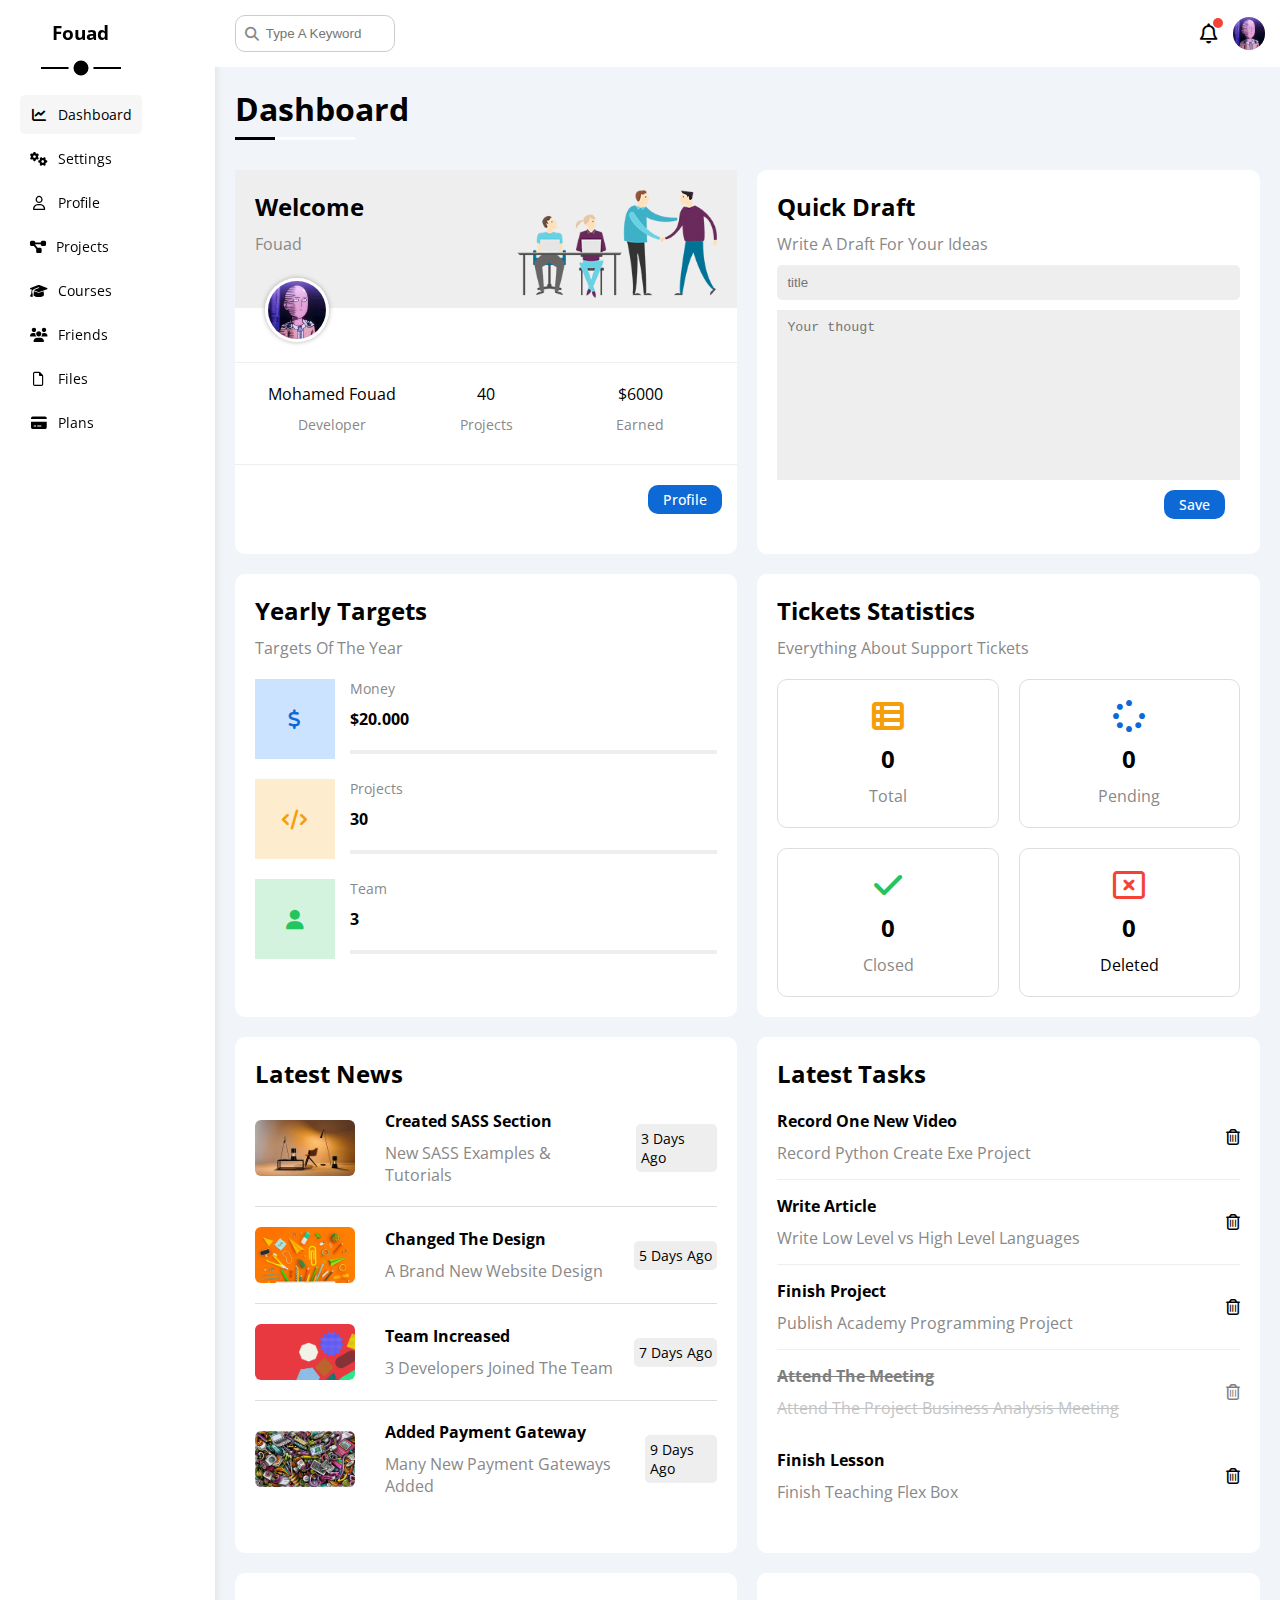
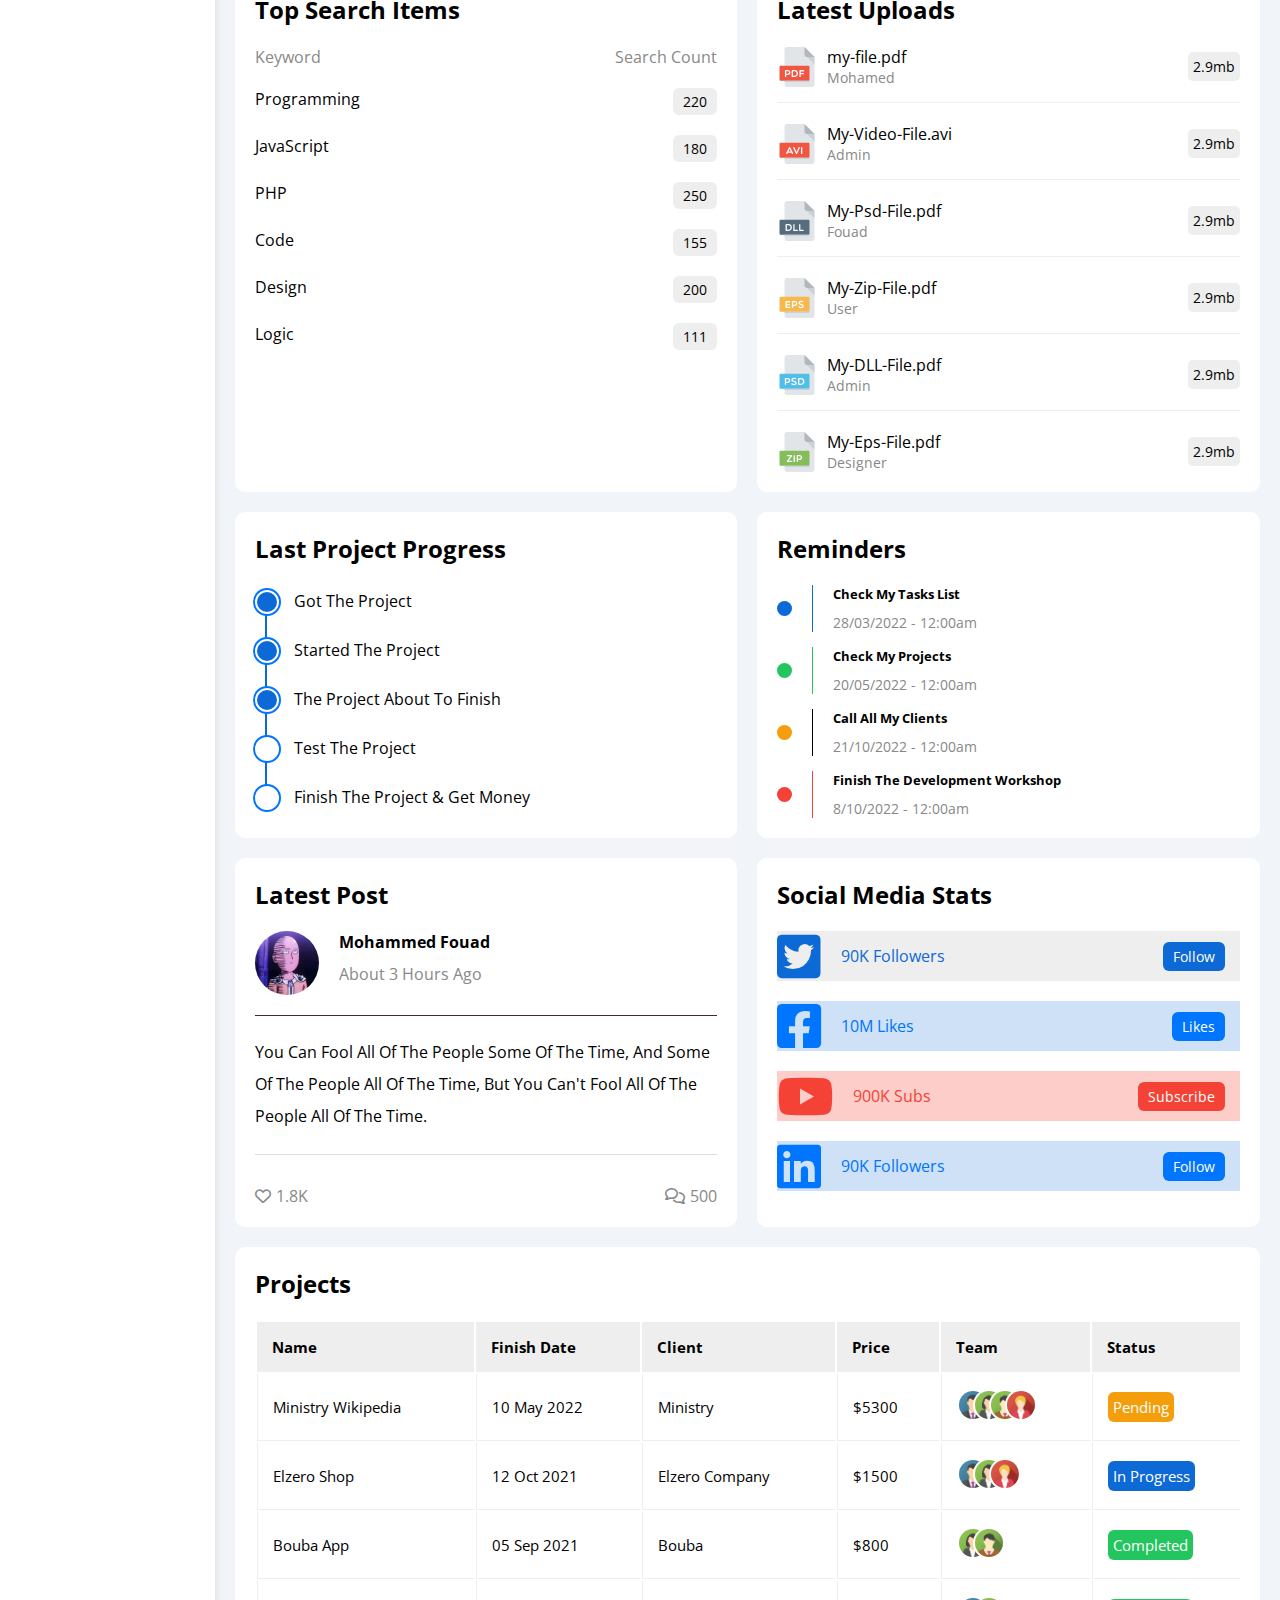
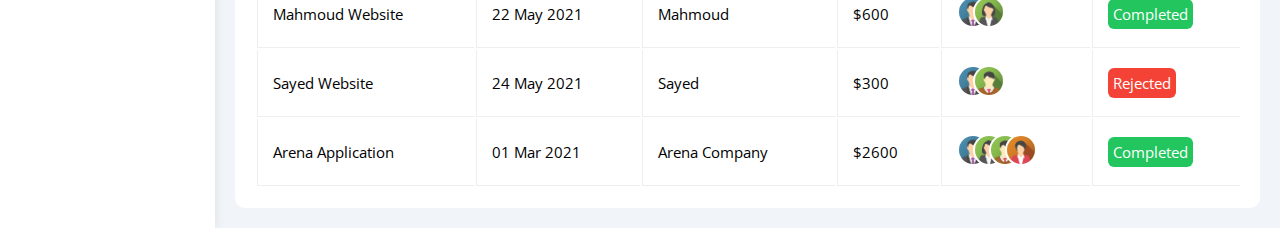
<file: index.html>
<html lang="en">
<head>
    <meta charset="UTF-8">
    <meta http-equiv="X-UA-Compatible" content="IE=edge">
    <meta name="viewport" content="width=device-width, initial-scale=1.0">
    <link rel="stylesheet" href="css/all.min.css">
    <link rel="stylesheet" href="css/framwork.css">
    <link rel="stylesheet" href="css/main.css">
    <link rel="preconnect" href="https://fonts.googleapis.com">
<link rel="preconnect" href="https://fonts.gstatic.com" crossorigin>
<link href="https://fonts.googleapis.com/css2?family=Open+Sans:wght@300;500&display=swap" rel="stylesheet">

    <title>Dashboard</title>
</head>
<body>
    <div class="page d-f">
        <div class="sidebar bg-white p-20">
            <div class="fixed">
                <h3 class="pr tc mt-0">Fouad</h3>
                <ul>
                    <li>
                        <a class="active d-f ai-c fs-14 pr p-10 br-5 c-black" href="index.html">
                            <i class="fa-solid fa-chart-line fa-fw"></i>
                            <span>Dashboard</span>
                        </a>
                       
                    </li>
                    <li>
                        <a class="d-f ai-c fs-14 pr p-10 br-5 c-black" href="settings.html">
                            <i class="fa-solid fa-gears fa-fw"></i>
                            <span>Settings</span>
                        </a>
                        
                    </li>
                    <li>
                        <a  class="d-f ai-c fs-14 pr p-10 br-5 c-black" href="Profile.html">
    
                            <i class="fa-regular fa-user fa-fw"></i>
                            <span>Profile</span>
                        </a>
                        
                    </li>
                    <li>
                        <a  class="d-f ai-c fs-14 pr p-10 br-5 c-black" href="Projects.html">
                            <i class="fa-solid fa-diagram-project"></i>
                            <span>Projects</span>
                        </a>
                        
                    </li>
                    <li>
                        <a class="d-f ai-c fs-14 pr p-10 br-5 c-black"  href="Courses.html">
                            <i class="fa-solid fa-graduation-cap fa-fw"></i>
                            <span>Courses</span>
                        </a>
                        
                    </li>
                    <li>
                        <a class="d-f ai-c fs-14 pr p-10 br-5 c-black" href="Friends.html">
                            <i class="fa-solid fa-users fa-fw"></i>
                            <span>Friends</span>
                        </a>
                        
                    </li>
                    <li>
                        <a class="d-f ai-c fs-14 pr p-10 br-5 c-black" href="Files.html">
                            <i class="fa-regular fa-file fa-fw"></i>
                            <span>Files</span>
                        </a>
                        
                    </li>
                    <li>
                        <a  class="d-f ai-c fs-14 pr p-10 br-5 c-black" href="plans.html">
                            <i class="fa-solid fa-credit-card fa-fw"></i>
                            <span>Plans</span>
                        </a>
                        
                    </li>
                </ul>
            </div>
            </div>
         
        <div class="content w-full">
            <div class="head d-f jc-sb bg-white p-15 ai-c ">
                <div class="search pr">
                <input class="p-10" type="search" placeholder="Type A Keyword">

                </div>
                <div class="icones d-f ai-c">
                    <span class="notification pr">
                        <i class="fa-regular fa-bell fa-lg"></i>
                    </span>
                    <img src="imges/WhatsApp.jpeg" class="br-50" alt="">
                </div>
            </div>
            <h1 class="pr">Dashboard</h1>
            <div class="wrapper m-20 d-grid gap-20">


                <div class="welcome bg-white tc-sm  br-10">
                    <div class="intro p-20 d-f jc-sb">
                        <div class="title">
                            <h2>Welcome</h2>
                            <span class="mt-10 d-b c-grey">Fouad</span>
                        </div>
                        <img class="d-none-sm" src="imges/welcome.png" alt="">
                    </div>
                    <img class="avatar br-50" src="imges/WhatsApp.jpeg" alt="">
                    <div class="jops d-f jc-sb tc p-20  mt-20 mb-20 d-b-sm">
                        <div class="mb-10">Mohamed Fouad
                            <span class="d-b fs-14 c-grey mt-10 "> Developer</span>
                        </div>
                        <div class="mb-10"> 40
                            <span class="d-b fs-14 c-grey mt-10"> Projects</span>
                        </div>
                        <div>$6000
                            <span class="d-b fs-14 c-grey mt-10"> Earned</span>
                        </div>
                    </div>

                   <a href="Profile.html" class="btn d-b fs-14 c-white bg-blue">Profile</a>
                   
                </div>

                <div class="quick bg-white  p-20 br-10">
                    <div class="intro mb-10 d-f jc-sb">
                        <div class="title">
                            <h2>Quick Draft</h2>
                            <span class="mt-10 d-b c-grey">Write A Draft For Your Ideas</span>
                        </div>
                </div>
                <div class="input">
                    <input type="text" placeholder="title" class="p-10 w-full br-5">
                    <textarea class="d-b w-full bg-eee p-10 mb-10" placeholder="Your thougt" name="" id="" cols="30" rows="10"></textarea>
                </div>
            <a href="" class="btn d-b fs-14 c-white bg-blue">Save</a>
            </div>
            <div class="targets bg-white  p-20 br-10 ">
                <div class="title">
                    <h2>Yearly Targets</h2>
                    <span class="mt-10 d-b c-grey mb-20">Targets Of The Year</span>
                </div>
                <div class="target d-f mb-20">
                    <div class="icons c-flex blue">
                        <i class="fa-solid fa-dollar-sign fa-lg c-blue"></i>
                    </div>

                    <div class="details blues">
                        <span class="fs-14 c-grey d-b mb-10">Money</span>
                        <h4>$20.000</h4>
                        <div class="progress  pr w-full">
                            <span class="span bg-blue  d-b" style="width: 0" data-width="80%">
                              <span class="bg-blue br-5 fs-14">80%</span>

                            </span>
                          </div>
                    </div>


                </div>
                <div class="target d-f mb-20">
                    <div class="icons c-flex orange">
                        <i class="fa-solid fa-code fa-lg c-orange"></i>
                    </div>

                    <div class="details oranges">
                        <span class="fs-14 c-grey d-b mb-10">Projects</span>
                        <h4>30</h4>
                        <div class="progress  pr w-full">
                            <span class="span bg-orange  d-b" style="width: 0" data-width="75%">
                              <span class="bg-orange br-5 fs-14">75%</span>

                            </span>
                          </div>
                    </div>


                </div>
                <div class="target d-f mb-20">
                    <div class="icons c-flex green">
                        <i class="fa-solid fa-user fa-lg c-green"></i>
                    </div>

                    <div class="details greens">
                        <span class="fs-14 c-grey d-b mb-10">Team</span>
                        <h4>3</h4>
                        <div class="progress  pr w-full">
                            <span class="span bg-green  d-b" style="width: 0" data-width="55%">
                              <span class="bg-green br-5 fs-14">55%</span>

                            </span>
                          </div>
                    </div>


                </div>
            </div>

            <div class="tickets bg-white  p-20 br-10">
                <div class="title">
                    <h2>Tickets Statistics</h2>
                    <span class="mt-10 d-b c-grey mb-20">Everything About Support Tickets</span>
                </div>
                <div class="boxs d-f gap-20 f-wrap ">
                    <div class="box tc p-20 br-10 ">
                        <i class="fa-solid fa-table-list c-orange mb-10 fa-2x"></i>
                        <h2 data-pros="2500">0</h2>
                        <span class="mt-10 d-b c-grey">Total</span>
                    </div>
                    <div class="box tc p-20 br-10 ">
                        <i class="fa-solid fa-spinner mb-10 c-blue fa-2x"></i>
                        <h2 data-pros="500">0</h2>
                        <span class="mt-10 d-b c-grey">Pending</span>
                    </div>
                    <div class="box tc p-20 br-10 ">
                        <i class="fa-solid fa-check mb-10 c-green fa-2x"></i>
                        <h2 data-pros="1900">0</h2>
                        <span class="mt-10 d-b c-grey">Closed</span>
                    </div>
                    <div class="box tc p-20 br-10 ">
                        <i class="fa-regular fa-rectangle-xmark mb-10 c-red fa-2x"></i>
                        <h2 data-pros="100">0</h2>
                        <span class="mt-10 d-b c-gre">Deleted</span>
                    </div>
                </div>
               
            </div>
            <div class="latestNews bg-white  p-20 br-10">
                <h2>Latest News</h2>
                <div class="new d-f mt-20 fd-col-sm tc-sm gap-20">
                    <img src="imges/news-01.png" alt="">
                    <div class="title">
                        <h4>Created SASS Section</h4>
                        <span class="mt-10 d-b c-grey">New SASS Examples & Tutorials</span>
                    </div>
                    <div class="bg-eee fs-14 p-5 br-5">3 Days Ago</div>
                </div>
                <div class="new d-f mt-20 fd-col-sm tc-sm gap-20">
                    <img src="imges/news-02.png" alt="">
                    <div class="title">
                        <h4>Changed The Design</h4>
                        <span class="mt-10 d-b c-grey">A Brand New Website Design</span>
                    </div>
                    <div class="bg-eee fs-14 p-5 br-5">5 Days Ago</div>
                </div>
                <div class="new d-f mt-20 fd-col-sm tc-sm gap-20">
                    <img src="imges/news-03.png" alt="">
                    <div class="title">
                        <h4>Team Increased</h4>
                        <span class="mt-10 d-b c-grey">3 Developers Joined The Team</span>
                    </div>
                    <div class="bg-eee fs-14 p-5 br-5">7 Days Ago</div>
                </div>
                <div class="new d-f mt-20 fd-col-sm tc-sm gap-20">
                    <img src="imges/news-04.png" alt="">
                    <div class="title">
                        <h4>Added Payment Gateway</h4>
                        <span class="mt-10 d-b c-grey">Many New Payment Gateways Added</span>
                    </div>
                    <div class="bg-eee fs-14 p-5 br-5">9 Days Ago</div>
                </div>


            </div>
            <div class="latestTasks bg-white  p-20 br-10">
                <h2 class="mb-20">Latest Tasks</h2>
                <div class="box d-f ai-c jc-sb ">
                    <div class="title">
                        <h4>Record One New Video</h4>
                        <span class="mt-10 d-b c-grey ">Record Python Create Exe Project</span>
                    </div>
                    <i class="fa-regular fa-trash-can"></i>
                </div>
                <div class="box d-f ai-c jc-sb">
                    <div class="title">
                        <h4>Write Article</h4>
                        <span class="mt-10 d-b c-grey ">Write Low Level vs High Level Languages</span>
                    </div>
                    <i class="fa-regular fa-trash-can"></i>
                </div>
                <div class="box d-f ai-c jc-sb">
                    <div class="title">
                        <h4>Finish Project</h4>
                        <span class="mt-10 d-b c-grey ">Publish Academy Programming Project</span>
                    </div>
                    <i class="fa-regular fa-trash-can"></i>
                </div>
                <div class="box d-f ai-c jc-sb del">
                    <div class="title">
                      <del><h4>Attend The Meeting</h4></del>  
                        <del class="mt-10 d-b c-grey ">Attend The Project Business Analysis Meeting</del>
                    </div>
                    <i class="fa-regular fa-trash-can"></i>
                </div>
                <div class="box d-f ai-c jc-sb">
                    <div class="title">
                      <h4>Finish Lesson</h4>
                        <span class="mt-10 d-b c-grey ">Finish Teaching Flex Box</span>
                    </div>
                    <i class="fa-regular fa-trash-can"></i>
                </div>
            </div>

            <div class="topSearch bg-white  p-20 br-10 ">
                <h2 class="mb-20">Top Search Items</h2>
                <div class="itme d-f jc-sb c-grey">
                    <div>Keyword</div>
                    <div>Search Count</div>
                </div>
                <div class="itme d-f jc-sb mt-20 mb-20">
                    <span>Programming</span>
                    <span>220</span>
                </div>
                <div class="itme d-f jc-sb mt-20 mb-20">
                    <span>JavaScript</span>
                    <span>180</span>
                </div>
                <div class="itme d-f jc-sb mt-20 mb-20">
                    <span>PHP</span>
                    <span>250</span>
                </div>
                <div class="itme d-f jc-sb mt-20 mb-20">
                    <span>Code</span>
                    <span>155</span>
                </div>
                <div class="itme d-f jc-sb mt-20 mb-20">
                    <span>Design</span>
                    <span>200</span>
                </div>
                <div class="itme d-f jc-sb mt-20 mb-20">
                    <span>Logic</span>
                    <span>111</span>
                </div>

            </div>

            <div class="latestUploads bg-white  p-20 br-10">
                <h2 class="mb-20">Latest Uploads</h2>
                <div class="file d-f mt-20 ai-c">
                    <img src="imges/pdf.svg" alt="">
                    <div class="title">
                        <p>my-file.pdf</p>
                        <span class=" d-b c-grey fs-14">Mohamed</span>
                    </div>
                    <div class="bg-eee fs-14 p-5 br-5">2.9mb</div>
                </div>
                <div class="file d-f mt-20 ai-c">
                    <img src="imges/avi.svg" alt="">
                    <div class="title">
                        <p>My-Video-File.avi</p>
                        <span class=" d-b c-grey fs-14">Admin</span>
                    </div>
                    <div class="bg-eee fs-14 p-5 br-5">2.9mb</div>
                </div>
                <div class="file d-f mt-20 ai-c">
                    <img src="imges/dll.svg" alt="">
                    <div class="title">
                        <p>My-Psd-File.pdf</p>
                        <span class=" d-b c-grey fs-14">Fouad</span>
                    </div>
                    <div class="bg-eee fs-14 p-5 br-5">2.9mb</div>
                </div>
                <div class="file d-f mt-20 ai-c">
                    <img src="imges//eps.svg" alt="">
                    <div class="title">
                        <p>My-Zip-File.pdf</p>
                        <span class=" d-b c-grey fs-14">User</span>
                    </div>
                    <div class="bg-eee fs-14 p-5 br-5">2.9mb</div>
                </div>
                <div class="file d-f mt-20 ai-c">
                    <img src="imges/psd.svg" alt="">
                    <div class="title">
                        <p>My-DLL-File.pdf</p>
                        <span class=" d-b c-grey fs-14">Admin</span>
                    </div>
                    <div class="bg-eee fs-14 p-5 br-5">2.9mb</div>
                </div>
                <div class="file d-f mt-20 ai-c">
                    <img src="imges/zip.svg" alt="">
                    <div class="title">
                        <p>My-Eps-File.pdf</p>
                        <span class=" d-b c-grey fs-14">Designer</span>
                    </div>
                    <div class="bg-eee fs-14 p-5 br-5">2.9mb</div>
                </div>
                
            </div>
            <div class="last-project bg-white p-20 br-10">
                <h2>Last Project Progress</h2>
                <ul class="m-0 pr">
                    <li class="done">Got The Project</li>
                    <li class="done">Started The Project</li>
                    <li class="done">The Project About To Finish</li>
                    <li class="current">Test The Project</li>
                    <li>Finish The Project & Get Money</li>
                </ul>
            </div>
            <div class="Reminders bg-white p-20 br-10">
                <h2>Reminders</h2>
                <ul class="mt-20">
                    <li class="d-f ai-c gap-20 mt-15">
                        <span class="key br-50 d-b bg-blue"></span>

                        <div class="tit blue">
                            <h5>Check My Tasks List</h5>
                            <span class="mt-10 d-b fs-14 c-grey">28/03/2022 - 12:00am</span>

                        </div>                        
                    </li>
                    <li class="d-f ai-c gap-20 mt-15">
                        <span class="key br-50 d-b bg-green"></span>

                        <div class="tit green">
                            <h5>Check My Projects</h5>
                            <span class="mt-10 d-b fs-14 c-grey">20/05/2022 - 12:00am</span>

                        </div>                        
                    </li>
                    <li class="d-f ai-c gap-20 mt-15">
                        <span class="key br-50 d-b bg-orange"></span>

                        <div class="tit orange">
                            <h5>Call All My Clients</h5>
                            <span class="mt-10 d-b fs-14 c-grey">21/10/2022 - 12:00am</span>

                        </div>                        
                    </li>
                    <li class="d-f ai-c gap-20 mt-15">
                        <span class="key br-50 d-b bg-red"></span>

                        <div class="tit red">
                            <h5>Finish The Development Workshop</h5>
                            <span class="mt-10 d-b fs-14 c-grey">8/10/2022 - 12:00am</span>

                        </div>                        
                    </li>
                </ul>

            </div>
            <div class="lastPost bg-white p-20 br-10">
                <h2>Latest Post</h2>
                <div class="info d-f mt-20">
                    <img src="imges/WhatsApp.jpeg" class="br-50" alt="">
                    <div class="name">
                        <h4>Mohammed Fouad</h4>
                        <span class="mt-10 d-b c-grey">About 3 Hours Ago</span>
                    </div>
                </div>
                <p>You Can Fool All Of The People Some Of The Time, And Some Of The People All 
                    Of The Time, But You Can't Fool All Of The People All Of The Time.</p>
                    <div class="icones d-f jc-sb ">
                        <span class="mt-10 d-b c-grey"><i class="fa-regular fa-heart mr-5"></i>1.8K</span>
                        <span class="mt-10 d-b c-grey"><i class="fa-regular fa-comments mr-5"></i>500</span>

                    </div>
            </div>
            <div class="Social bg-white p-20 br-10">
                <h2>Social Media Stats</h2>
                <div class="box twitter bg-eee pr mb-10 mt-20 d-f ai-c">
                    <i class="fa-brands fa-square-twitter fs-2x c-blue"></i>
                    <span class="c-blue">90K Followers</span>
                    <a href="" class="bg-blue c-white">Follow</a>
                </div>
                <div class="box facebook pr mb-10 mt-20 d-f ai-c">
                    <i class="fa-brands fa-square-facebook cs-blue"></i>
                    <span class="cs-blue">10M Likes</span>
                    <a href="https://web.facebook.com/profile.php?id=100009643743141" target="_balnk" class="bg-sblue  c-white">Likes</a>
                </div>
                <div class="box youtube pr mb-10 mt-20 d-f ai-c">
                    <i class="fa-brands fa-youtube c-red"></i>
                    <span class="c-red">900K Subs</span>
                    <a href="" class="bg-red  c-white">Subscribe</a>
                </div>
                <div class="box facebook pr mb-10 mt-20 d-f ai-c">
                    <i class="fa-brands fa-linkedin cs-blue"></i>
                    <span class="cs-blue">90K Followers</span>
                    <a href="https://www.linkedin.com/in/mohamed-fouad-306093240/" target="_balnk" class="bg-sblue c-white">Follow</a>
                </div>

            </div>
        </div>
        <div class="projectsTable bg-white  p-20 br-10 m-20">
            <h2 class="mb-20">Projects</h2>
            <div class="table">
                <table class="w-full fs-15">
                    <thead>
                        <tr>
                            <td>Name</td>
                            <td>Finish Date</td>
                            <td>Client</td>
                            <td>Price</td>
                            <td>Team</td>
                            <td>Status</td>
                        </tr>
                    </thead>
                    <tbody>
                        <tr>
                          <td>Ministry Wikipedia</td>
                          <td>10 May 2022</td>
                          <td>Ministry</td>
                          <td>$5300</td>
                          <td>
                            <img src="imges/team-01.png" alt="">
                            <img src="imges/team-02.png" alt="">
                            <img src="imges/team-03.png" alt="">
                            <img src="imges/team-05.png" alt="">
                          </td>
                          <td>
                            <span class="label btn-shape bg-orange c-white">Pending</span>
                          </td>
                        </tr>
                        <tr>
                          <td>Elzero Shop</td>
                          <td>12 Oct 2021</td>
                          <td>Elzero Company</td>
                          <td>$1500</td>
                          <td>
                            <img src="imges/team-01.png" alt="">
                            <img src="imges/team-02.png" alt="">
                            <img src="imges/team-05.png" alt="">
                          </td>
                          <td><span class="label btn-shape bg-blue c-white">In Progress</span></td>
                        </tr>
                        <tr>
                          <td>Bouba App</td>
                          <td>05 Sep 2021</td>
                          <td>Bouba</td>
                          <td>$800</td>
                          <td>
                            <img src="imges/team-02.png" alt="">
                            <img src="imges/team-03.png" alt="">
                          </td>
                          <td><span class="label btn-shape bg-green c-white">Completed</span></td>
                        </tr>
                        <tr>
                          <td>Mahmoud Website</td>
                          <td>22 May 2021</td>
                          <td>Mahmoud</td>
                          <td>$600</td>
                          <td>
                            <img src="imges/team-01.png" alt="">
                            <img src="imges/team-02.png" alt="">
                          </td>
                          <td><span class="label btn-shape bg-green c-white">Completed</span></td>
                        </tr>
                        <tr>
                          <td>Sayed Website</td>
                          <td>24 May 2021</td>
                          <td>Sayed</td>
                          <td>$300</td>
                          <td>
                            <img src="imges/team-01.png" alt="">
                            <img src="imges/team-03.png" alt="">
                          </td>
                          <td><span class="label btn-shape bg-red c-white">Rejected</span></td>
                        </tr>
                        <tr>
                          <td>Arena Application</td>
                          <td>01 Mar 2021</td>
                          <td>Arena Company</td>
                          <td>$2600</td>
                          <td>
                            <img src="imges/team-01.png" alt="">
                            <img src="imges/team-02.png" alt="">
                            <img src="imges/team-03.png" alt="">
                            <img src="imges/team-04.png" alt="">
                          </td>
                          <td><span class="label btn-shape bg-green c-white">Completed</span></td>
                        </tr>
                      </tbody>
    
                </table>
            </div>
           
        </div>
        </div>
        <div class="betton bg-blue p-10 br-5">
            <i class="fa-solid fa-arrow-up c-white"></i>
        </div>
    </div>
    <script src="js/main.js"></script>
</body>
</html>
</file>
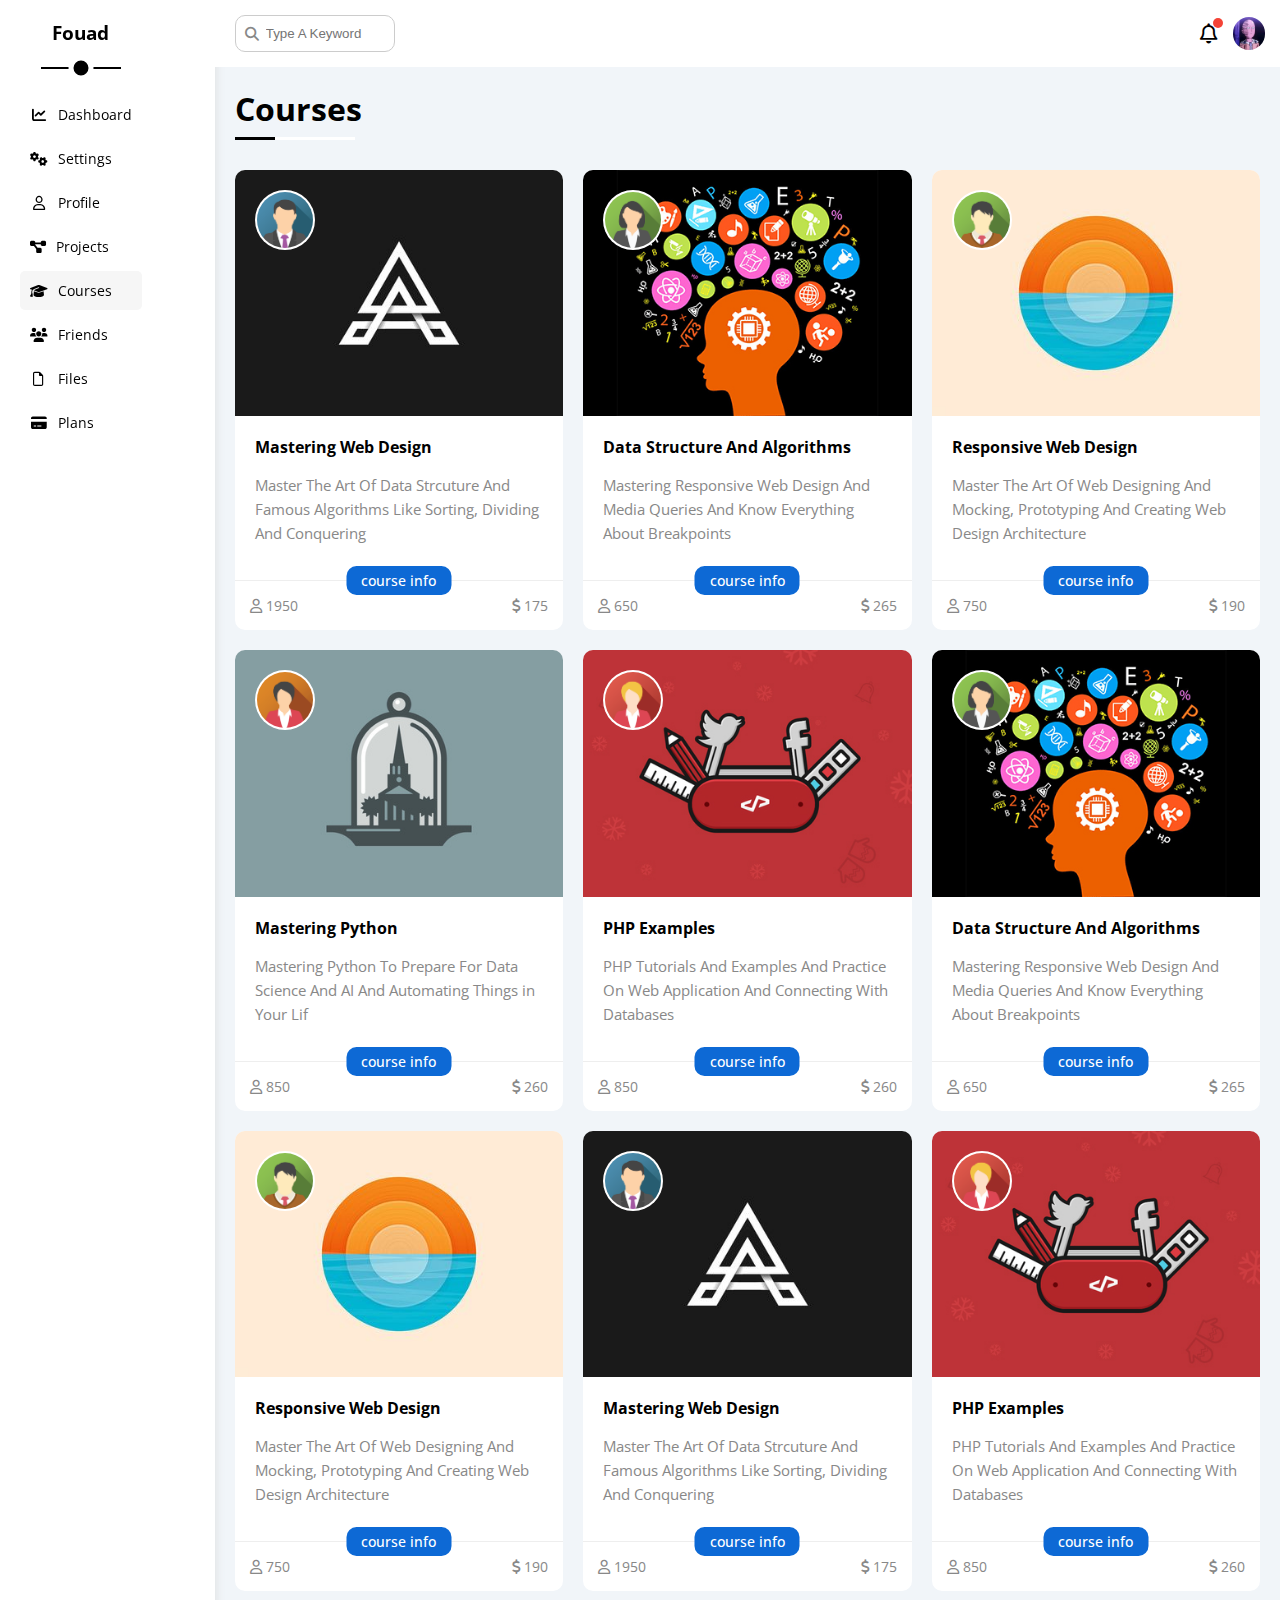
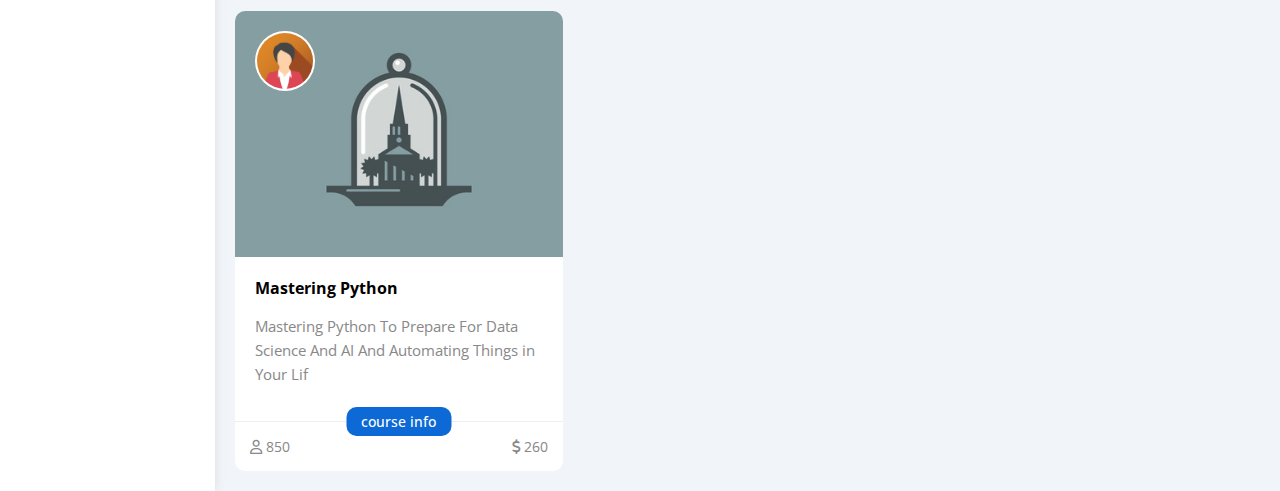
<file: Courses.html>
<html lang="en">
<head>
    <meta charset="UTF-8">
    <meta http-equiv="X-UA-Compatible" content="IE=edge">
    <meta name="viewport" content="width=device-width, initial-scale=1.0">
    <link rel="stylesheet" href="css/all.min.css">
    <link rel="stylesheet" href="css/framwork.css">
    <link rel="stylesheet" href="css/main.css">
    <link rel="preconnect" href="https://fonts.googleapis.com">
<link rel="preconnect" href="https://fonts.gstatic.com" crossorigin>
<link href="https://fonts.googleapis.com/css2?family=Open+Sans:wght@300;500&display=swap" rel="stylesheet">

    <title>Courses</title>
</head>
<body>
    <div class="page d-f">
        <div class="sidebar bg-white p-20">
            <div class="fixed">

            <h3 class="pr tc mt-0">Fouad</h3>
            <ul>
                <li>
                    <a class=" d-f ai-c fs-14 pr p-10 br-5 c-black" href="index.html">
                        <i class="fa-solid fa-chart-line fa-fw"></i>
                        <span>Dashboard</span>
                    </a>
                   
                </li>
                <li>
                    <a class="d-f ai-c fs-14 pr p-10 br-5 c-black" href="settings.html">
                        <i class="fa-solid fa-gears fa-fw"></i>
                        <span>Settings</span>
                    </a>
                    
                </li>
                <li>
                    <a  class="d-f ai-c fs-14 pr p-10 br-5 c-black" href="Profile.html">

                        <i class="fa-regular fa-user fa-fw"></i>
                        <span>Profile</span>
                    </a>
                    
                </li>
                <li>
                    <a  class="d-f ai-c fs-14 pr p-10 br-5 c-black" href="Projects.html">
                        <i class="fa-solid fa-diagram-project"></i>
                        <span>Projects</span>
                    </a>
                    
                </li>
                <li>
                    <a class="active d-f ai-c fs-14 pr p-10 br-5 c-black"  href="Courses.html">
                        <i class="fa-solid fa-graduation-cap fa-fw"></i>
                        <span>Courses</span>
                    </a>
                    
                </li>
                <li>
                    <a class="d-f ai-c fs-14 pr p-10 br-5 c-black" href="Friends.html">
                        <i class="fa-solid fa-users fa-fw"></i>
                        <span>Friends</span>
                    </a>
                    
                </li>
                <li>
                    <a class="d-f ai-c fs-14 pr p-10 br-5 c-black" href="Files.html">
                        <i class="fa-regular fa-file fa-fw"></i>
                        <span>Files</span>
                    </a>
                    
                </li>
                <li>
                    <a  class="d-f ai-c fs-14 pr p-10 br-5 c-black" href="plans.html">
                        <i class="fa-solid fa-credit-card fa-fw"></i>
                        <span>Plans</span>
                    </a>
                    
                </li>
            </ul>
        </div>
        </div>
        <div class="content w-full">
            <div class="head d-f jc-sb bg-white p-15 ai-c ">
                <div class="search pr">
                <input class="p-10" type="search" placeholder="Type A Keyword">

                </div>
                <div class="icones d-f ai-c">
                    <span class="notification pr">
                        <i class="fa-regular fa-bell fa-lg"></i>
                    </span>
                    <img src="imges/WhatsApp.jpeg" class="br-50" alt="">
                </div>
            </div>
            <h1 class="pr">Courses</h1>
            <div class="Courses-page m-20 d-grid gap-20">
                <div class="box pr br-10 bg-white">
                    <img class="avatar" src="imges/team-01.png" alt="">
                    <img class="img" src="imges/course-01.jpg" alt="">
                    <div class="title p-20 pr">
                
                        <h4>Mastering Web Design</h4>
                        <p class="line-16 c-grey fs-15 mb-15 mt-15 ">Master The Art Of Data Strcuture And Famous Algorithms Like Sorting, Dividing And Conquering</p>
                         <div class="btn bg-blue fs-14 c-white">course info</div>
                    </div>
                    <div class="d-f p-15 jc-sb">
                        <div class="c-grey fs-14">
                            <i class="fa-regular fa-user"></i>
                            1950
                        </div>
                        <div class="c-grey fs-14">
                            <i class="fa-solid fa-dollar-sign"></i>
                            175
                        </div>
                    </div>
                </div>
                <div class="box pr br-10 bg-white">
                    <img class="avatar" src="imges/team-02.png" alt="">
                    <img class="img" src="imges/course-02.jpg" alt="">
                    <div class="title p-20 pr">
                        
                        <h4>Data Structure And Algorithms</h4>
                        <p class="line-16 c-grey fs-15 mb-15 mt-15 ">Mastering Responsive Web Design And Media Queries And Know Everything About Breakpoints</p>
                         <div class="btn bg-blue fs-14 c-white">course info</div>
                    </div>
                    <div class="d-f p-15 jc-sb">
                        <div class="c-grey fs-14">
                            <i class="fa-regular fa-user"></i>
                            650
                        </div>
                        <div class="c-grey fs-14">
                            <i class="fa-solid fa-dollar-sign"></i>
                            265
                        </div>
                    </div>
                </div>
                <div class="box pr br-10 bg-white">
                    <img class="avatar" src="imges/team-03.png" alt="">
                    <img class="img" src="imges/course-03.jpg" alt="">
                    <div class="title p-20 pr">
                        
                        <h4>Responsive Web Design</h4>
                        <p class="line-16 c-grey fs-15 mb-15 mt-15 ">Master The Art Of Web Designing And Mocking,
                         Prototyping And Creating Web Design Architecture</p>
                         <div class="btn bg-blue fs-14 c-white">course info</div>
                    </div>
                    <div class="d-f p-15 jc-sb">
                        <div class="c-grey fs-14">
                            <i class="fa-regular fa-user"></i>
                            750
                        </div>
                        <div class="c-grey fs-14">
                            <i class="fa-solid fa-dollar-sign"></i>
                            190
                        </div>
                    </div>
                </div>
                <div class="box pr br-10 bg-white">
                    <img class="avatar" src="imges/team-04.png" alt="">
                    <img class="img" src="imges/course-04.jpg" alt="">
                    <div class="title p-20 pr">
                        
                        <h4>Mastering Python</h4>
                        <p class="line-16 c-grey fs-15 mb-15 mt-15 ">Mastering Python To Prepare For Data Science And AI And Automating Things in Your Lif</p>
                         <div class="btn bg-blue fs-14 c-white">course info</div>
                    </div>
                    <div class="d-f p-15 jc-sb">
                        <div class="c-grey fs-14">
                            <i class="fa-regular fa-user"></i>
                            850
                        </div>
                        <div class="c-grey fs-14">
                            <i class="fa-solid fa-dollar-sign"></i>
                            260
                        </div>
                    </div>
                </div>
                <div class="box pr br-10 bg-white">
                    <img class="avatar" src="imges/team-05.png" alt="">
                    <img class="img" src="imges/course-05.jpg" alt="">
                    <div class="title p-20 pr">
                        
                        <h4>PHP Examples</h4>
                        <p class="line-16 c-grey fs-15 mb-15 mt-15 ">PHP Tutorials And Examples And Practice On Web Application And Connecting With Databases</p>
                         <div class="btn bg-blue fs-14 c-white">course info</div>
                    </div>
                    <div class="d-f p-15 jc-sb">
                        <div class="c-grey fs-14">
                            <i class="fa-regular fa-user"></i>
                            850
                        </div>
                        <div class="c-grey fs-14">
                            <i class="fa-solid fa-dollar-sign"></i>
                            260
                        </div>
                    </div>
                </div>
                <div class="box pr br-10 bg-white">
                    <img class="avatar" src="imges/team-02.png" alt="">
                    <img class="img" src="imges/course-02.jpg" alt="">
                    <div class="title p-20 pr">
                        
                        <h4>Data Structure And Algorithms</h4>
                        <p class="line-16 c-grey fs-15 mb-15 mt-15 ">Mastering Responsive Web Design And Media Queries And Know Everything About Breakpoints</p>
                         <div class="btn bg-blue fs-14 c-white">course info</div>
                    </div>
                    <div class="d-f p-15 jc-sb">
                        <div class="c-grey fs-14">
                            <i class="fa-regular fa-user"></i>
                            650
                        </div>
                        <div class="c-grey fs-14">
                            <i class="fa-solid fa-dollar-sign"></i>
                            265
                        </div>
                    </div>
                </div>
                <div class="box pr br-10 bg-white">
                    <img class="avatar" src="imges/team-03.png" alt="">
                    <img class="img" src="imges/course-03.jpg" alt="">
                    <div class="title p-20 pr">
                        
                        <h4>Responsive Web Design</h4>
                        <p class="line-16 c-grey fs-15 mb-15 mt-15 ">Master The Art Of Web Designing And Mocking,
                         Prototyping And Creating Web Design Architecture</p>
                         <div class="btn bg-blue fs-14 c-white">course info</div>
                    </div>
                    <div class="d-f p-15 jc-sb">
                        <div class="c-grey fs-14">
                            <i class="fa-regular fa-user"></i>
                            750
                        </div>
                        <div class="c-grey fs-14">
                            <i class="fa-solid fa-dollar-sign"></i>
                            190
                        </div>
                    </div>
                </div>
                <div class="box pr br-10 bg-white">
                    <img class="avatar" src="imges/team-01.png" alt="">
                    <img class="img" src="imges/course-01.jpg" alt="">
                    <div class="title p-20 pr">
                
                        <h4>Mastering Web Design</h4>
                        <p class="line-16 c-grey fs-15 mb-15 mt-15 ">Master The Art Of Data Strcuture And Famous Algorithms Like Sorting, Dividing And Conquering</p>
                         <div class="btn bg-blue fs-14 c-white">course info</div>
                    </div>
                    <div class="d-f p-15 jc-sb">
                        <div class="c-grey fs-14">
                            <i class="fa-regular fa-user"></i>
                            1950
                        </div>
                        <div class="c-grey fs-14">
                            <i class="fa-solid fa-dollar-sign"></i>
                            175
                        </div>
                    </div>
                </div>
                <div class="box pr br-10 bg-white">
                    <img class="avatar" src="imges/team-05.png" alt="">
                    <img class="img" src="imges/course-05.jpg" alt="">
                    <div class="title p-20 pr">
                        
                        <h4>PHP Examples</h4>
                        <p class="line-16 c-grey fs-15 mb-15 mt-15 ">PHP Tutorials And Examples And Practice On Web Application And Connecting With Databases</p>
                         <div class="btn bg-blue fs-14 c-white">course info</div>
                    </div>
                    <div class="d-f p-15 jc-sb">
                        <div class="c-grey fs-14">
                            <i class="fa-regular fa-user"></i>
                            850
                        </div>
                        <div class="c-grey fs-14">
                            <i class="fa-solid fa-dollar-sign"></i>
                            260
                        </div>
                    </div>
                </div>
                <div class="box pr br-10 bg-white">
                    <img class="avatar" src="imges/team-04.png" alt="">
                    <img class="img" src="imges/course-04.jpg" alt="">
                    <div class="title p-20 pr">
                        
                        <h4>Mastering Python</h4>
                        <p class="line-16 c-grey fs-15 mb-15 mt-15 ">Mastering Python To Prepare For Data Science And AI And Automating Things in Your Lif</p>
                         <div class="btn bg-blue fs-14 c-white">course info</div>
                    </div>
                    <div class="d-f p-15 jc-sb">
                        <div class="c-grey fs-14">
                            <i class="fa-regular fa-user"></i>
                            850
                        </div>
                        <div class="c-grey fs-14">
                            <i class="fa-solid fa-dollar-sign"></i>
                            260
                        </div>
                    </div>
                </div>
            </div>
            
        </div>
        <div class="betton bg-blue p-10 br-5">
            <i class="fa-solid fa-arrow-up c-white"></i>
        </div>
    </div>
<script src="js/master.js"></script>    
    
</body>
</html>
</file>
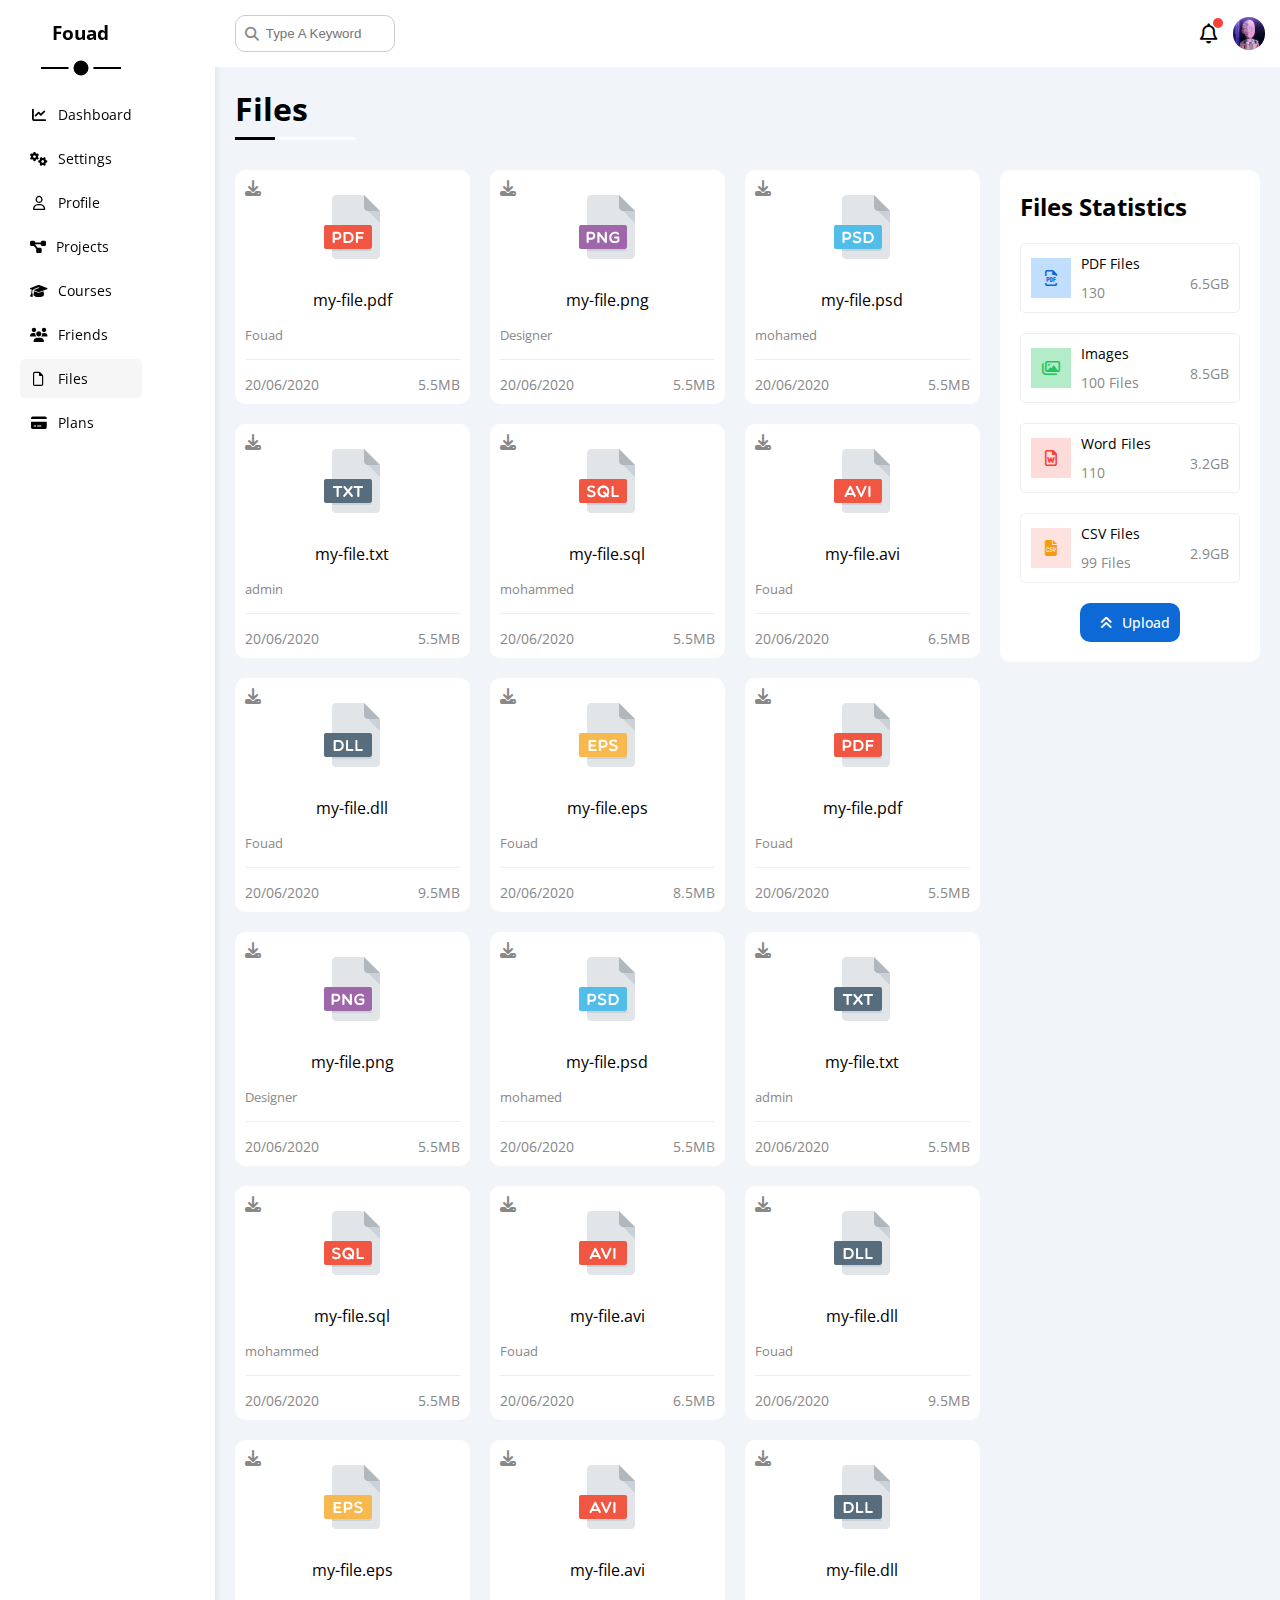
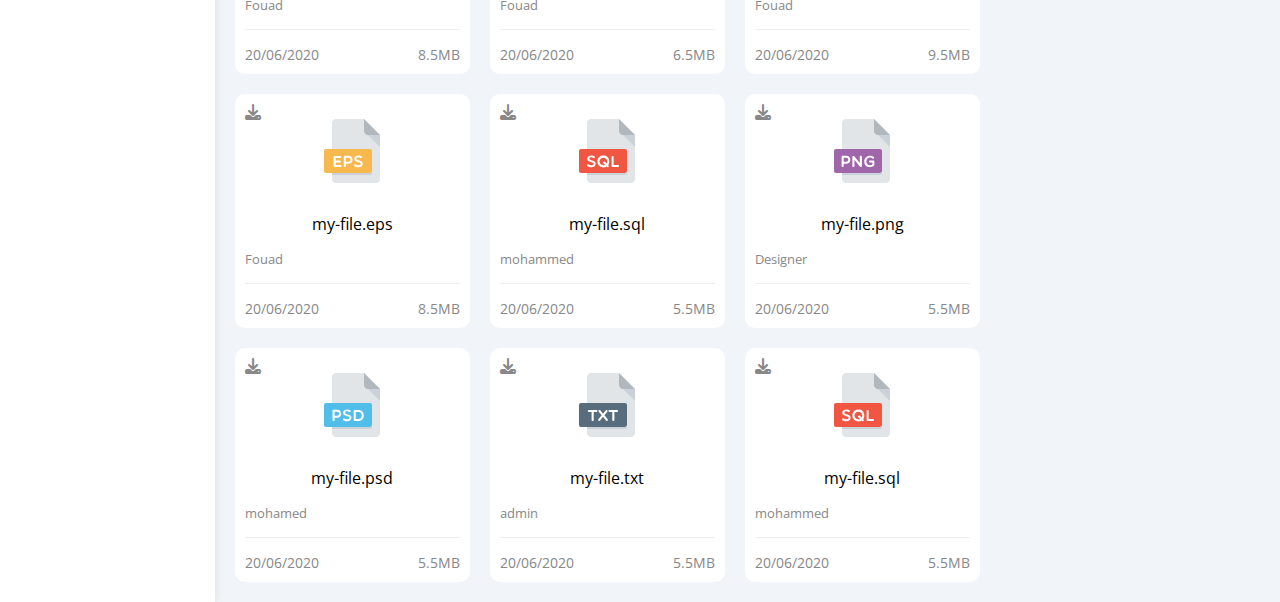
<file: Files.html>
<html lang="en">
<head>
    <meta charset="UTF-8">
    <meta http-equiv="X-UA-Compatible" content="IE=edge">
    <meta name="viewport" content="width=device-width, initial-scale=1.0">
    <link rel="stylesheet" href="css/all.min.css">
    <link rel="stylesheet" href="css/framwork.css">
    <link rel="stylesheet" href="css/main.css">
    <link rel="preconnect" href="https://fonts.googleapis.com">
<link rel="preconnect" href="https://fonts.gstatic.com" crossorigin>
<link href="https://fonts.googleapis.com/css2?family=Open+Sans:wght@300;500&display=swap" rel="stylesheet">

    <title>Files</title>
</head>
<body>
    <div class="page d-f ">
        <div class="sidebar bg-white p-20">
            <div class="fixed">
            <h3 class="pr tc mt-0">Fouad</h3>
            <ul>
                <li>
                    <a class=" d-f ai-c fs-14 pr p-10 br-5 c-black" href="index.html">
                        <i class="fa-solid fa-chart-line fa-fw"></i>
                        <span>Dashboard</span>
                    </a>
                   
                </li>
                <li>
                    <a class="d-f ai-c fs-14 pr p-10 br-5 c-black" href="settings.html">
                        <i class="fa-solid fa-gears fa-fw"></i>
                        <span>Settings</span>
                    </a>
                    
                </li>
                <li>
                    <a  class="d-f ai-c fs-14 pr p-10 br-5 c-black" href="Profile.html">

                        <i class="fa-regular fa-user fa-fw"></i>
                        <span>Profile</span>
                    </a>
                    
                </li>
                <li>
                    <a  class="d-f ai-c fs-14 pr p-10 br-5 c-black" href="Projects.html">
                        <i class="fa-solid fa-diagram-project"></i>
                        <span>Projects</span>
                    </a>
                    
                </li>
                <li>
                    <a class="d-f ai-c fs-14 pr p-10 br-5 c-black"  href="Courses.html">
                        <i class="fa-solid fa-graduation-cap fa-fw"></i>
                        <span>Courses</span>
                    </a>
                    
                </li>
                <li>
                    <a class="d-f ai-c fs-14 pr p-10 br-5 c-black" href="Friends.html">
                        <i class="fa-solid fa-users fa-fw"></i>
                        <span>Friends</span>
                    </a>
                    
                </li>
                <li>
                    <a class="active d-f ai-c fs-14 pr p-10 br-5 c-black" href="Files.html">
                        <i class="fa-regular fa-file fa-fw"></i>
                        <span>Files</span>
                    </a>
                    
                </li>
                <li>
                    <a  class="d-f ai-c fs-14 pr p-10 br-5 c-black" href="plans.html">
                        <i class="fa-solid fa-credit-card fa-fw"></i>
                        <span>Plans</span>
                    </a>
                    
                </li>
            </ul>
        </div>
        </div>
        <div class="content w-full">
            <div class="head d-f jc-sb bg-white p-15 ai-c ">
                <div class="search pr">
                <input class="p-10" type="search" placeholder="Type A Keyword">

                </div>
                <div class="icones d-f ai-c">
                    <span class="notification pr">
                        <i class="fa-regular fa-bell fa-lg"></i>
                    </span>
                    <img src="imges/WhatsApp.jpeg" class="br-50" alt="">
                </div>
            </div>
            <h1 class="pr">Files</h1>
            <div class="Files-page d-f m-20 gap-20 fd-colr-sm">
                <div class="files d-grid gap-20 ">
                    <div class="box p-10 br-10 bg-white pr">
                        <i class="fa-solid fa-download c-grey"></i>
                        <div class="img tc">
                            <img src="imges/pdf.svg" alt="">
                            <div class="mt-15 mb-15 ">my-file.pdf</div>
                        </div>
                        <span class="c-grey fs-13">Fouad</span>
                        <div class="info pt-15 mt-15 d-f jc-sb">
                        <span class="c-grey fs-14">20/06/2020</span>
                        <span class="c-grey fs-14">5.5MB</span>

                        </div>
                    </div>
                    <div class="box p-10 br-10 bg-white pr">
                        <i class="fa-solid fa-download c-grey"></i>
                        <div class="img tc">
                            <img src="imges/png.svg" alt="">
                            <div class="mt-15 mb-15 ">my-file.png</div>
                        </div>
                        <span class="c-grey fs-13">Designer</span>
                        <div class="info pt-15 mt-15 d-f jc-sb">
                        <span class="c-grey fs-14">20/06/2020</span>
                        <span class="c-grey fs-14">5.5MB</span>

                        </div>
                    </div>
                    <div class="box p-10 br-10 bg-white pr">
                        <i class="fa-solid fa-download c-grey"></i>
                        <div class="img tc">
                            <img src="imges/psd.svg" alt="">
                            <div class="mt-15 mb-15 ">my-file.psd</div>
                        </div>
                        <span class="c-grey fs-13">mohamed</span>
                        <div class="info pt-15 mt-15 d-f jc-sb">
                        <span class="c-grey fs-14">20/06/2020</span>
                        <span class="c-grey fs-14">5.5MB</span>

                        </div>
                    </div>
                    <div class="box p-10 br-10 bg-white pr">
                        <i class="fa-solid fa-download c-grey"></i>
                        <div class="img tc">
                            <img src="imges/txt.svg" alt="">
                            <div class="mt-15 mb-15 ">my-file.txt</div>
                        </div>
                        <span class="c-grey fs-13">admin</span>
                        <div class="info pt-15 mt-15 d-f jc-sb">
                        <span class="c-grey fs-14">20/06/2020</span>
                        <span class="c-grey fs-14">5.5MB</span>

                        </div>
                    </div>
                    <div class="box p-10 br-10 bg-white pr">
                        <i class="fa-solid fa-download c-grey"></i>
                        <div class="img tc">
                            <img src="imges/sql.svg" alt="">
                            <div class="mt-15 mb-15 ">my-file.sql</div>
                        </div>
                        <span class="c-grey fs-13">mohammed</span>
                        <div class="info pt-15 mt-15 d-f jc-sb">
                        <span class="c-grey fs-14">20/06/2020</span>
                        <span class="c-grey fs-14">5.5MB</span>

                        </div>
                    </div>
                    <div class="box p-10 br-10 bg-white pr">
                        <i class="fa-solid fa-download c-grey"></i>
                        <div class="img tc">
                            <img src="imges/avi.svg" alt="">
                            <div class="mt-15 mb-15 ">my-file.avi</div>
                        </div>
                        <span class="c-grey fs-13">Fouad</span>
                        <div class="info pt-15 mt-15 d-f jc-sb">
                        <span class="c-grey fs-14">20/06/2020</span>
                        <span class="c-grey fs-14">6.5MB</span>

                        </div>
                    </div>
                    <div class="box p-10 br-10 bg-white pr">
                        <i class="fa-solid fa-download c-grey"></i>
                        <div class="img tc">
                            <img src="imges/dll.svg" alt="">
                            <div class="mt-15 mb-15 ">my-file.dll</div>
                        </div>
                        <span class="c-grey fs-13">Fouad</span>
                        <div class="info pt-15 mt-15 d-f jc-sb">
                        <span class="c-grey fs-14">20/06/2020</span>
                        <span class="c-grey fs-14">9.5MB</span>

                        </div>
                    </div>
                    <div class="box p-10 br-10 bg-white pr">
                        <i class="fa-solid fa-download c-grey"></i>
                        <div class="img tc">
                            <img src="imges/eps.svg" alt="">
                            <div class="mt-15 mb-15 ">my-file.eps</div>
                        </div>
                        <span class="c-grey fs-13">Fouad</span>
                        <div class="info pt-15 mt-15 d-f jc-sb">
                        <span class="c-grey fs-14">20/06/2020</span>
                        <span class="c-grey fs-14">8.5MB</span>

                        </div>
                    </div>
                    <div class="box p-10 br-10 bg-white pr">
                        <i class="fa-solid fa-download c-grey"></i>
                        <div class="img tc">
                            <img src="imges/pdf.svg" alt="">
                            <div class="mt-15 mb-15 ">my-file.pdf</div>
                        </div>
                        <span class="c-grey fs-13">Fouad</span>
                        <div class="info pt-15 mt-15 d-f jc-sb">
                        <span class="c-grey fs-14">20/06/2020</span>
                        <span class="c-grey fs-14">5.5MB</span>

                        </div>
                    </div>
                    <div class="box p-10 br-10 bg-white pr">
                        <i class="fa-solid fa-download c-grey"></i>
                        <div class="img tc">
                            <img src="imges/png.svg" alt="">
                            <div class="mt-15 mb-15 ">my-file.png</div>
                        </div>
                        <span class="c-grey fs-13">Designer</span>
                        <div class="info pt-15 mt-15 d-f jc-sb">
                        <span class="c-grey fs-14">20/06/2020</span>
                        <span class="c-grey fs-14">5.5MB</span>

                        </div>
                    </div>
                    <div class="box p-10 br-10 bg-white pr">
                        <i class="fa-solid fa-download c-grey"></i>
                        <div class="img tc">
                            <img src="imges/psd.svg" alt="">
                            <div class="mt-15 mb-15 ">my-file.psd</div>
                        </div>
                        <span class="c-grey fs-13">mohamed</span>
                        <div class="info pt-15 mt-15 d-f jc-sb">
                        <span class="c-grey fs-14">20/06/2020</span>
                        <span class="c-grey fs-14">5.5MB</span>

                        </div>
                    </div>
                    <div class="box p-10 br-10 bg-white pr">
                        <i class="fa-solid fa-download c-grey"></i>
                        <div class="img tc">
                            <img src="imges/txt.svg" alt="">
                            <div class="mt-15 mb-15 ">my-file.txt</div>
                        </div>
                        <span class="c-grey fs-13">admin</span>
                        <div class="info pt-15 mt-15 d-f jc-sb">
                        <span class="c-grey fs-14">20/06/2020</span>
                        <span class="c-grey fs-14">5.5MB</span>

                        </div>
                    </div>
                    <div class="box p-10 br-10 bg-white pr">
                        <i class="fa-solid fa-download c-grey"></i>
                        <div class="img tc">
                            <img src="imges/sql.svg" alt="">
                            <div class="mt-15 mb-15 ">my-file.sql</div>
                        </div>
                        <span class="c-grey fs-13">mohammed</span>
                        <div class="info pt-15 mt-15 d-f jc-sb">
                        <span class="c-grey fs-14">20/06/2020</span>
                        <span class="c-grey fs-14">5.5MB</span>

                        </div>
                    </div>
                    <div class="box p-10 br-10 bg-white pr">
                        <i class="fa-solid fa-download c-grey"></i>
                        <div class="img tc">
                            <img src="imges/avi.svg" alt="">
                            <div class="mt-15 mb-15 ">my-file.avi</div>
                        </div>
                        <span class="c-grey fs-13">Fouad</span>
                        <div class="info pt-15 mt-15 d-f jc-sb">
                        <span class="c-grey fs-14">20/06/2020</span>
                        <span class="c-grey fs-14">6.5MB</span>

                        </div>
                    </div>
                    <div class="box p-10 br-10 bg-white pr">
                        <i class="fa-solid fa-download c-grey"></i>
                        <div class="img tc">
                            <img src="imges/dll.svg" alt="">
                            <div class="mt-15 mb-15 ">my-file.dll</div>
                        </div>
                        <span class="c-grey fs-13">Fouad</span>
                        <div class="info pt-15 mt-15 d-f jc-sb">
                        <span class="c-grey fs-14">20/06/2020</span>
                        <span class="c-grey fs-14">9.5MB</span>

                        </div>
                    </div>
                    <div class="box p-10 br-10 bg-white pr">
                        <i class="fa-solid fa-download c-grey"></i>
                        <div class="img tc">
                            <img src="imges/eps.svg" alt="">
                            <div class="mt-15 mb-15 ">my-file.eps</div>
                        </div>
                        <span class="c-grey fs-13">Fouad</span>
                        <div class="info pt-15 mt-15 d-f jc-sb">
                        <span class="c-grey fs-14">20/06/2020</span>
                        <span class="c-grey fs-14">8.5MB</span>

                        </div>
                    </div>
                    <div class="box p-10 br-10 bg-white pr">
                        <i class="fa-solid fa-download c-grey"></i>
                        <div class="img tc">
                            <img src="imges/avi.svg" alt="">
                            <div class="mt-15 mb-15 ">my-file.avi</div>
                        </div>
                        <span class="c-grey fs-13">Fouad</span>
                        <div class="info pt-15 mt-15 d-f jc-sb">
                        <span class="c-grey fs-14">20/06/2020</span>
                        <span class="c-grey fs-14">6.5MB</span>

                        </div>
                    </div>
                    <div class="box p-10 br-10 bg-white pr">
                        <i class="fa-solid fa-download c-grey"></i>
                        <div class="img tc">
                            <img src="imges/dll.svg" alt="">
                            <div class="mt-15 mb-15 ">my-file.dll</div>
                        </div>
                        <span class="c-grey fs-13">Fouad</span>
                        <div class="info pt-15 mt-15 d-f jc-sb">
                        <span class="c-grey fs-14">20/06/2020</span>
                        <span class="c-grey fs-14">9.5MB</span>

                        </div>
                    </div>
                    <div class="box p-10 br-10 bg-white pr">
                        <i class="fa-solid fa-download c-grey"></i>
                        <div class="img tc">
                            <img src="imges/eps.svg" alt="">
                            <div class="mt-15 mb-15 ">my-file.eps</div>
                        </div>
                        <span class="c-grey fs-13">Fouad</span>
                        <div class="info pt-15 mt-15 d-f jc-sb">
                        <span class="c-grey fs-14">20/06/2020</span>
                        <span class="c-grey fs-14">8.5MB</span>

                        </div>
                    </div>
                    <div class="box p-10 br-10 bg-white pr">
                        <i class="fa-solid fa-download c-grey"></i>
                        <div class="img tc">
                            <img src="imges/sql.svg" alt="">
                            <div class="mt-15 mb-15 ">my-file.sql</div>
                        </div>
                        <span class="c-grey fs-13">mohammed</span>
                        <div class="info pt-15 mt-15 d-f jc-sb">
                        <span class="c-grey fs-14">20/06/2020</span>
                        <span class="c-grey fs-14">5.5MB</span>

                        </div>
                    </div>
                    <div class="box p-10 br-10 bg-white pr">
                        <i class="fa-solid fa-download c-grey"></i>
                        <div class="img tc">
                            <img src="imges/png.svg" alt="">
                            <div class="mt-15 mb-15 ">my-file.png</div>
                        </div>
                        <span class="c-grey fs-13">Designer</span>
                        <div class="info pt-15 mt-15 d-f jc-sb">
                        <span class="c-grey fs-14">20/06/2020</span>
                        <span class="c-grey fs-14">5.5MB</span>

                        </div>
                    </div>
                    <div class="box p-10 br-10 bg-white pr">
                        <i class="fa-solid fa-download c-grey"></i>
                        <div class="img tc">
                            <img src="imges/psd.svg" alt="">
                            <div class="mt-15 mb-15 ">my-file.psd</div>
                        </div>
                        <span class="c-grey fs-13">mohamed</span>
                        <div class="info pt-15 mt-15 d-f jc-sb">
                        <span class="c-grey fs-14">20/06/2020</span>
                        <span class="c-grey fs-14">5.5MB</span>

                        </div>
                    </div>
                    <div class="box p-10 br-10 bg-white pr">
                        <i class="fa-solid fa-download c-grey"></i>
                        <div class="img tc">
                            <img src="imges/txt.svg" alt="">
                            <div class="mt-15 mb-15 ">my-file.txt</div>
                        </div>
                        <span class="c-grey fs-13">admin</span>
                        <div class="info pt-15 mt-15 d-f jc-sb">
                        <span class="c-grey fs-14">20/06/2020</span>
                        <span class="c-grey fs-14">5.5MB</span>

                        </div>
                    </div>
                    <div class="box p-10 br-10 bg-white pr">
                        <i class="fa-solid fa-download c-grey"></i>
                        <div class="img tc">
                            <img src="imges/sql.svg" alt="">
                            <div class="mt-15 mb-15 ">my-file.sql</div>
                        </div>
                        <span class="c-grey fs-13">mohammed</span>
                        <div class="info pt-15 mt-15 d-f jc-sb">
                        <span class="c-grey fs-14">20/06/2020</span>
                        <span class="c-grey fs-14">5.5MB</span>

                        </div>
                    </div>

                </div>
                <div class="statistics p-20 bg-white br-10">
                    <h2>Files Statistics</h2>
                    <div class="down p-10 mt-20 d-f ai-c  br-5 border-eee">
                        <i class="fa-regular fa-file-pdf c-blue c-flex icon blue"></i>
                        <div class="fs-14">
                            <span>PDF Files</span>
                            <span class="d-b mt-10 c-grey">130</span>
                        </div>
                        <span class="d-b mt-10 fs-14 c-grey data">6.5GB</span>
                        

                    </div>
                    <div class="down p-10 mt-20 d-f ai-c  br-5 border-eee">
                        <i class="fa-regular fa-images c-flex icon c-green "></i>
                        <div class="fs-14">
                            <span>Images</span>
                            <span class="d-b mt-10 c-grey">100 Files</span>
                        </div>
                        <span class="d-b mt-10 fs-14 c-grey data">8.5GB</span>
                        

                    </div>
                    <div class="down p-10 mt-20 d-f ai-c  br-5 border-eee">
                        <i class="fa-regular fa-file-word c-red c-flex icon "></i>
                        <div class="fs-14">
                            <span>Word Files</span>
                            <span class="d-b mt-10 c-grey">110</span>
                        </div>
                        <span class="d-b mt-10 fs-14 c-grey data">3.2GB</span>
                        

                    </div>
                    <div class="down p-10 mt-20 d-f ai-c  br-5 border-eee">
                        <i class="fa-solid fa-file-csv c-orange c-flex icon"></i>
                        <div class="fs-14">
                            <span>CSV Files</span>
                            <span class="d-b mt-10 c-grey">99 Files</span>
                        </div>
                        <span class="d-b mt-10 fs-14 c-grey data">2.9GB</span>
                        

                    </div>
                    <div class="btn bg-blue c-white fs-14 mt-20 pr"><i class="fa-solid fa-angles-up"></i>Upload</div>
                </div>

            </div>

            
        </div>
        <div class="betton bg-blue p-10 br-5">
            <i class="fa-solid fa-arrow-up c-white"></i>
        </div>
    </div>
    <script src="js/master.js"></script>
</body>
</html>
</file>
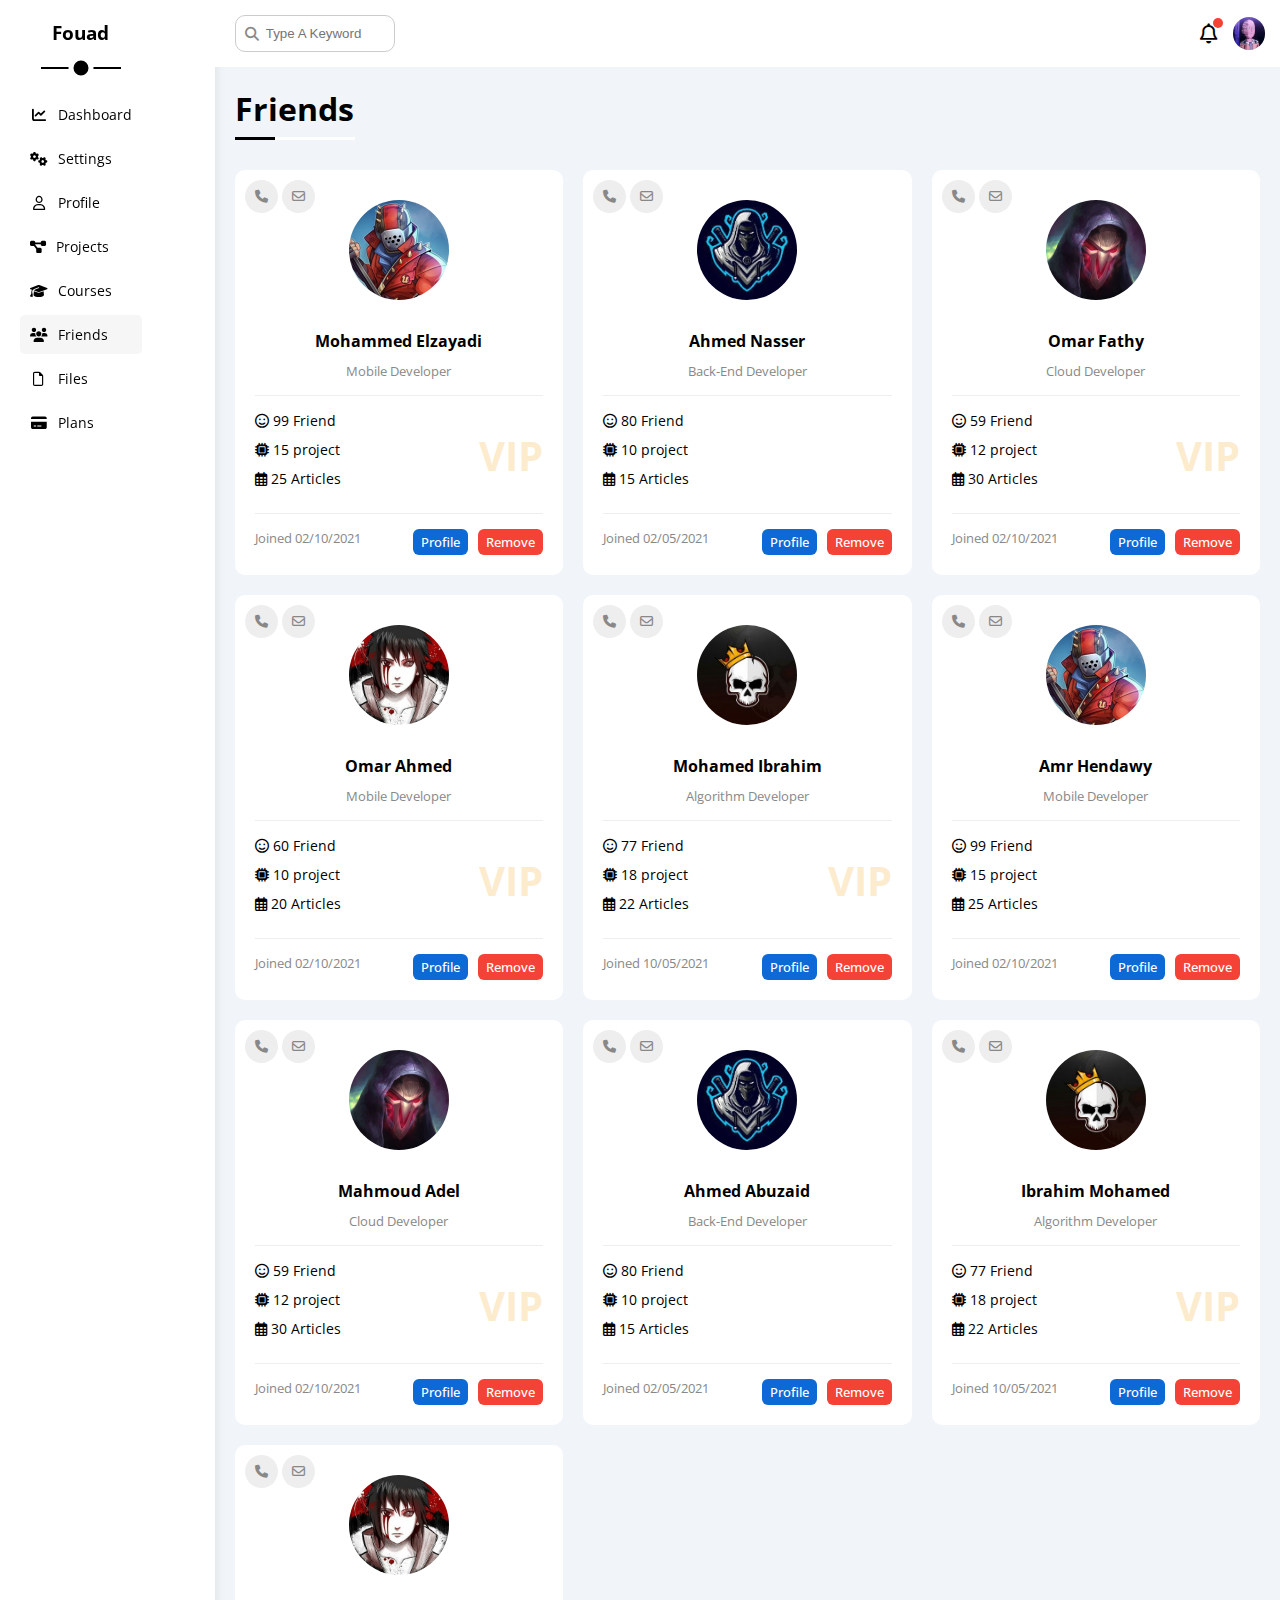
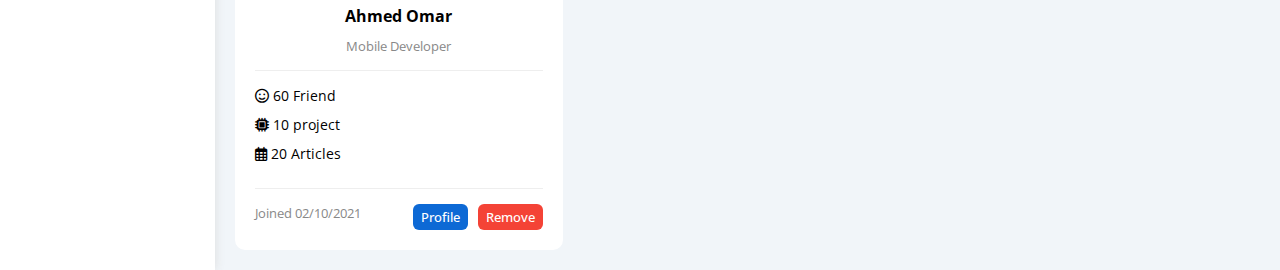
<file: Friends.html>
<html lang="en">
<head>
    <meta charset="UTF-8">
    <meta http-equiv="X-UA-Compatible" content="IE=edge">
    <meta name="viewport" content="width=device-width, initial-scale=1.0">
    <link rel="stylesheet" href="css/all.min.css">
    <link rel="stylesheet" href="css/framwork.css">
    <link rel="stylesheet" href="css/main.css">
    <link rel="preconnect" href="https://fonts.googleapis.com">
<link rel="preconnect" href="https://fonts.gstatic.com" crossorigin>
<link href="https://fonts.googleapis.com/css2?family=Open+Sans:wght@300;500&display=swap" rel="stylesheet">

    <title>Friends</title>
</head>
<body>
    <div class="page d-f">
        <div class="sidebar bg-white p-20">
            <div class="fixed">
            <h3 class="pr tc mt-0">Fouad</h3>
            <ul>
                <li>
                    <a class=" d-f ai-c fs-14 pr p-10 br-5 c-black" href="index.html">
                        <i class="fa-solid fa-chart-line fa-fw"></i>
                        <span>Dashboard</span>
                    </a>
                   
                </li>
                <li>
                    <a class="d-f ai-c fs-14 pr p-10 br-5 c-black" href="settings.html">
                        <i class="fa-solid fa-gears fa-fw"></i>
                        <span>Settings</span>
                    </a>
                    
                </li>
                <li>
                    <a  class="d-f ai-c fs-14 pr p-10 br-5 c-black" href="Profile.html">

                        <i class="fa-regular fa-user fa-fw"></i>
                        <span>Profile</span>
                    </a>
                    
                </li>
                <li>
                    <a  class="d-f ai-c fs-14 pr p-10 br-5 c-black" href="Projects.html">
                        <i class="fa-solid fa-diagram-project"></i>
                        <span>Projects</span>
                    </a>
                    
                </li>
                <li>
                    <a class="d-f ai-c fs-14 pr p-10 br-5 c-black"  href="Courses.html">
                        <i class="fa-solid fa-graduation-cap fa-fw"></i>
                        <span>Courses</span>
                    </a>
                    
                </li>
                <li>
                    <a class="active d-f ai-c fs-14 pr p-10 br-5 c-black" href="Friends.html">
                        <i class="fa-solid fa-users fa-fw"></i>
                        <span>Friends</span>
                    </a>
                    
                </li>
                <li>
                    <a class="d-f ai-c fs-14 pr p-10 br-5 c-black" href="Files.html">
                        <i class="fa-regular fa-file fa-fw"></i>
                        <span>Files</span>
                    </a>
                    
                </li>
                <li>
                    <a  class="d-f ai-c fs-14 pr p-10 br-5 c-black" href="plans.html">
                        <i class="fa-solid fa-credit-card fa-fw"></i>
                        <span>Plans</span>
                    </a>
                    
                </li>
            </ul>
        </div>
        </div>
        <div class="content w-full">
            <div class="head d-f jc-sb bg-white p-15 ai-c ">
                <div class="search pr">
                <input class="p-10" type="search" placeholder="Type A Keyword">

                </div>
                <div class="icones d-f ai-c">
                    <span class="notification pr">
                        <i class="fa-regular fa-bell fa-lg"></i>
                    </span>
                    <img src="imges/WhatsApp.jpeg" class="br-50" alt="">
                </div>
            </div>
            <h1 class="pr">Friends</h1>
            <div class="Friends-page m-20 d-grid gap-20">
                <div class="box p-20 bg-white pr br-10">
                    <div class="icon">
                        <i class="fa-solid fa-phone fs-13 c-grey bg-eee br-50 p-10"></i>
                    <i class="fa-regular fa-envelope fs-13 c-grey bg-eee br-50 p-10"></i>
                    </div>
                    <div class="title tc">
                        <img src="imges/friend-01.jpg" alt="">
                        <h4 class="mt-20">Mohammed Elzayadi</h4>
                        <div class="c-grey fs-13 mt-10">Mobile Developer</div>
                    </div>
                    <div class="data pr pt-15 mt-15 pb-15 mb-15">
                        <div class="fs-14 mb-10">
                            <i class="fa-regular fa-face-smile"></i>
                            99 Friend
                        </div>
                        <div class="fs-14 mb-10">
                            <i class="fa-solid fa-microchip"></i>
                            15 project
                        </div>
                        <div class="fs-14 mb-10">
                            <i class="fa-regular fa-calendar-days"></i>
                            25 Articles
                        </div>
                        <div class="vip c-orange">VIP</div>
                    </div>
                    <div class="info d-f jc-sb">
                        <span class="c-grey fs-13">Joined 02/10/2021</span>
                        <div class="d-f gap-10 ai-c">
                            <div class="btn bg-blue c-white fs-13">Profile</div>
                            <div class="btn bg-red c-white fs-13">Remove</div>
                        </div>
                    </div>

                </div>
                <div class="box p-20 bg-white pr br-10">
                    <div class="icon">
                        <i class="fa-solid fa-phone fs-13 c-grey bg-eee br-50 p-10"></i>
                    <i class="fa-regular fa-envelope fs-13 c-grey bg-eee br-50 p-10"></i>
                    </div>
                    <div class="title tc">
                        <img src="imges/friend-02.jpg" alt="">
                        <h4 class="mt-20">Ahmed Nasser</h4>
                        <div class="c-grey fs-13 mt-10">Back-End Developer</div>
                    </div>
                    <div class="data pr pt-15 mt-15 pb-15 mb-15">
                        <div class="fs-14 mb-10">
                            <i class="fa-regular fa-face-smile"></i>
                            80 Friend
                        </div>
                        <div class="fs-14 mb-10">
                            <i class="fa-solid fa-microchip"></i>
                            10 project
                        </div>
                        <div class="fs-14 mb-10">
                            <i class="fa-regular fa-calendar-days"></i>
                            15 Articles
                        </div>
                    </div>
                    <div class="info d-f jc-sb">
                        <span class="c-grey fs-13">Joined 02/05/2021</span>
                        <div class="d-f gap-10 ai-c">
                            <div class="btn bg-blue c-white fs-13">Profile</div>
                            <div class="btn bg-red c-white fs-13">Remove</div>
                        </div>
                    </div>

                </div>
                <div class="box p-20 bg-white pr br-10">
                    <div class="icon">
                        <i class="fa-solid fa-phone fs-13 c-grey bg-eee br-50 p-10"></i>
                    <i class="fa-regular fa-envelope fs-13 c-grey bg-eee br-50 p-10"></i>
                    </div>
                    <div class="title tc">
                        <img src="imges/friend-03.jpg" alt="">
                        <h4 class="mt-20">Omar Fathy</h4>
                        <div class="c-grey fs-13 mt-10">Cloud Developer</div>
                    </div>
                    <div class="data pr pt-15 mt-15 pb-15 mb-15">
                        <div class="fs-14 mb-10">
                            <i class="fa-regular fa-face-smile"></i>
                            59 Friend
                        </div>
                        <div class="fs-14 mb-10">
                            <i class="fa-solid fa-microchip"></i>
                            12 project
                        </div>
                        <div class="fs-14 mb-10">
                            <i class="fa-regular fa-calendar-days"></i>
                            30 Articles
                        </div>
                        <div class="vip c-orange">VIP</div>
                    </div>
                    <div class="info d-f jc-sb">
                        <span class="c-grey fs-13">Joined 02/10/2021</span>
                        <div class="d-f gap-10 ai-c">
                            <div class="btn bg-blue c-white fs-13">Profile</div>
                            <div class="btn bg-red c-white fs-13">Remove</div>
                        </div>
                    </div>

                </div>
                <div class="box p-20 bg-white pr br-10">
                    <div class="icon">
                        <i class="fa-solid fa-phone fs-13 c-grey bg-eee br-50 p-10"></i>
                    <i class="fa-regular fa-envelope fs-13 c-grey bg-eee br-50 p-10"></i>
                    </div>
                    <div class="title tc">
                        <img src="imges/friend-04.jpg" alt="">
                        <h4 class="mt-20">Omar Ahmed</h4>
                        <div class="c-grey fs-13 mt-10">Mobile Developer</div>
                    </div>
                    <div class="data pr pt-15 mt-15 pb-15 mb-15">
                        <div class="fs-14 mb-10">
                            <i class="fa-regular fa-face-smile"></i>
                            60 Friend
                        </div>
                        <div class="fs-14 mb-10">
                            <i class="fa-solid fa-microchip"></i>
                            10 project
                        </div>
                        <div class="fs-14 mb-10">
                            <i class="fa-regular fa-calendar-days"></i>
                            20 Articles
                        </div>
                        <div class="vip c-orange">VIP</div>
                    </div>
                    <div class="info d-f jc-sb">
                        <span class="c-grey fs-13">Joined 02/10/2021</span>
                        <div class="d-f gap-10 ai-c">
                            <div class="btn bg-blue c-white fs-13">Profile</div>
                            <div class="btn bg-red c-white fs-13">Remove</div>
                        </div>
                    </div>

                </div>
                <div class="box p-20 bg-white pr br-10">
                    <div class="icon">
                        <i class="fa-solid fa-phone fs-13 c-grey bg-eee br-50 p-10"></i>
                    <i class="fa-regular fa-envelope fs-13 c-grey bg-eee br-50 p-10"></i>
                    </div>
                    <div class="title tc">
                        <img src="imges/friend-05.jpg" alt="">
                        <h4 class="mt-20">Mohamed Ibrahim</h4>
                        <div class="c-grey fs-13 mt-10">Algorithm Developer</div>
                    </div>
                    <div class="data pr pt-15 mt-15 pb-15 mb-15">
                        <div class="fs-14 mb-10">
                            <i class="fa-regular fa-face-smile"></i>
                            77 Friend
                        </div>
                        <div class="fs-14 mb-10">
                            <i class="fa-solid fa-microchip"></i>
                            18 project
                        </div>
                        <div class="fs-14 mb-10">
                            <i class="fa-regular fa-calendar-days"></i>
                            22 Articles
                        </div>
                        <div class="vip c-orange">VIP</div>
                    </div>
                    <div class="info d-f jc-sb">
                        <span class="c-grey fs-13">Joined 10/05/2021</span>
                        <div class="d-f gap-10 ai-c">
                            <div class="btn bg-blue c-white fs-13">Profile</div>
                            <div class="btn bg-red c-white fs-13">Remove</div>
                        </div>
                    </div>

                </div>
                <div class="box p-20 bg-white pr br-10">
                    <div class="icon">
                        <i class="fa-solid fa-phone fs-13 c-grey bg-eee br-50 p-10"></i>
                    <i class="fa-regular fa-envelope fs-13 c-grey bg-eee br-50 p-10"></i>
                    </div>
                    <div class="title tc">
                        <img src="imges/friend-01.jpg" alt="">
                        <h4 class="mt-20">Amr Hendawy</h4>
                        <div class="c-grey fs-13 mt-10">Mobile Developer</div>
                    </div>
                    <div class="data pr pt-15 mt-15 pb-15 mb-15">
                        <div class="fs-14 mb-10">
                            <i class="fa-regular fa-face-smile"></i>
                            99 Friend
                        </div>
                        <div class="fs-14 mb-10">
                            <i class="fa-solid fa-microchip"></i>
                            15 project
                        </div>
                        <div class="fs-14 mb-10">
                            <i class="fa-regular fa-calendar-days"></i>
                            25 Articles
                        </div>
                    </div>
                    <div class="info d-f jc-sb">
                        <span class="c-grey fs-13">Joined 02/10/2021</span>
                        <div class="d-f gap-10 ai-c">
                            <div class="btn bg-blue c-white fs-13">Profile</div>
                            <div class="btn bg-red c-white fs-13">Remove</div>
                        </div>
                    </div>

                </div>
                <div class="box p-20 bg-white pr br-10">
                    <div class="icon">
                        <i class="fa-solid fa-phone fs-13 c-grey bg-eee br-50 p-10"></i>
                    <i class="fa-regular fa-envelope fs-13 c-grey bg-eee br-50 p-10"></i>
                    </div>
                    <div class="title tc">
                        <img src="imges/friend-03.jpg" alt="">
                        <h4 class="mt-20">Mahmoud Adel</h4>
                        <div class="c-grey fs-13 mt-10">Cloud Developer</div>
                    </div>
                    <div class="data pr pt-15 mt-15 pb-15 mb-15">
                        <div class="fs-14 mb-10">
                            <i class="fa-regular fa-face-smile"></i>
                            59 Friend
                        </div>
                        <div class="fs-14 mb-10">
                            <i class="fa-solid fa-microchip"></i>
                            12 project
                        </div>
                        <div class="fs-14 mb-10">
                            <i class="fa-regular fa-calendar-days"></i>
                            30 Articles
                        </div>
                        <div class="vip c-orange">VIP</div>
                    </div>
                    <div class="info d-f jc-sb">
                        <span class="c-grey fs-13">Joined 02/10/2021</span>
                        <div class="d-f gap-10 ai-c">
                            <div class="btn bg-blue c-white fs-13">Profile</div>
                            <div class="btn bg-red c-white fs-13">Remove</div>
                        </div>
                    </div>

                </div>
                <div class="box p-20 bg-white pr br-10">
                    <div class="icon">
                        <i class="fa-solid fa-phone fs-13 c-grey bg-eee br-50 p-10"></i>
                    <i class="fa-regular fa-envelope fs-13 c-grey bg-eee br-50 p-10"></i>
                    </div>
                    <div class="title tc">
                        <img src="imges/friend-02.jpg" alt="">
                        <h4 class="mt-20">Ahmed Abuzaid</h4>
                        <div class="c-grey fs-13 mt-10">Back-End Developer</div>
                    </div>
                    <div class="data pr pt-15 mt-15 pb-15 mb-15">
                        <div class="fs-14 mb-10">
                            <i class="fa-regular fa-face-smile"></i>
                            80 Friend
                        </div>
                        <div class="fs-14 mb-10">
                            <i class="fa-solid fa-microchip"></i>
                            10 project
                        </div>
                        <div class="fs-14 mb-10">
                            <i class="fa-regular fa-calendar-days"></i>
                            15 Articles
                        </div>
                    </div>
                    <div class="info d-f jc-sb">
                        <span class="c-grey fs-13">Joined 02/05/2021</span>
                        <div class="d-f gap-10 ai-c">
                            <div class="btn bg-blue c-white fs-13">Profile</div>
                            <div class="btn bg-red c-white fs-13">Remove</div>
                        </div>
                    </div>

                </div>
                <div class="box p-20 bg-white pr br-10">
                    <div class="icon">
                        <i class="fa-solid fa-phone fs-13 c-grey bg-eee br-50 p-10"></i>
                    <i class="fa-regular fa-envelope fs-13 c-grey bg-eee br-50 p-10"></i>
                    </div>
                    <div class="title tc">
                        <img src="imges/friend-05.jpg" alt="">
                        <h4 class="mt-20">Ibrahim Mohamed </h4>
                        <div class="c-grey fs-13 mt-10">Algorithm Developer</div>
                    </div>
                    <div class="data pr pt-15 mt-15 pb-15 mb-15">
                        <div class="fs-14 mb-10">
                            <i class="fa-regular fa-face-smile"></i>
                            77 Friend
                        </div>
                        <div class="fs-14 mb-10">
                            <i class="fa-solid fa-microchip"></i>
                            18 project
                        </div>
                        <div class="fs-14 mb-10">
                            <i class="fa-regular fa-calendar-days"></i>
                            22 Articles
                        </div>
                        <div class="vip c-orange">VIP</div>
                    </div>
                    <div class="info d-f jc-sb">
                        <span class="c-grey fs-13">Joined 10/05/2021</span>
                        <div class="d-f gap-10 ai-c">
                            <div class="btn bg-blue c-white fs-13">Profile</div>
                            <div class="btn bg-red c-white fs-13">Remove</div>
                        </div>
                    </div>

                </div>
                <div class="box p-20 bg-white pr br-10">
                    <div class="icon">
                        <i class="fa-solid fa-phone fs-13 c-grey bg-eee br-50 p-10"></i>
                    <i class="fa-regular fa-envelope fs-13 c-grey bg-eee br-50 p-10"></i>
                    </div>
                    <div class="title tc">
                        <img src="imges/friend-04.jpg" alt="">
                        <h4 class="mt-20">Ahmed Omar </h4>
                        <div class="c-grey fs-13 mt-10">Mobile Developer</div>
                    </div>
                    <div class="data pr pt-15 mt-15 pb-15 mb-15">
                        <div class="fs-14 mb-10">
                            <i class="fa-regular fa-face-smile"></i>
                            60 Friend
                        </div>
                        <div class="fs-14 mb-10">
                            <i class="fa-solid fa-microchip"></i>
                            10 project
                        </div>
                        <div class="fs-14 mb-10">
                            <i class="fa-regular fa-calendar-days"></i>
                            20 Articles
                        </div>
                    </div>
                    <div class="info d-f jc-sb">
                        <span class="c-grey fs-13">Joined 02/10/2021</span>
                        <div class="d-f gap-10 ai-c">
                            <div class="btn bg-blue c-white fs-13">Profile</div>
                            <div class="btn bg-red c-white fs-13">Remove</div>
                        </div>
                    </div>

                </div>

            </div>

            
        </div>
        <div class="betton bg-blue p-10 br-5">
            <i class="fa-solid fa-arrow-up c-white"></i>
        </div>
    </div>
    <script src="js/master.js"></script>
</body>
</html>
</file>
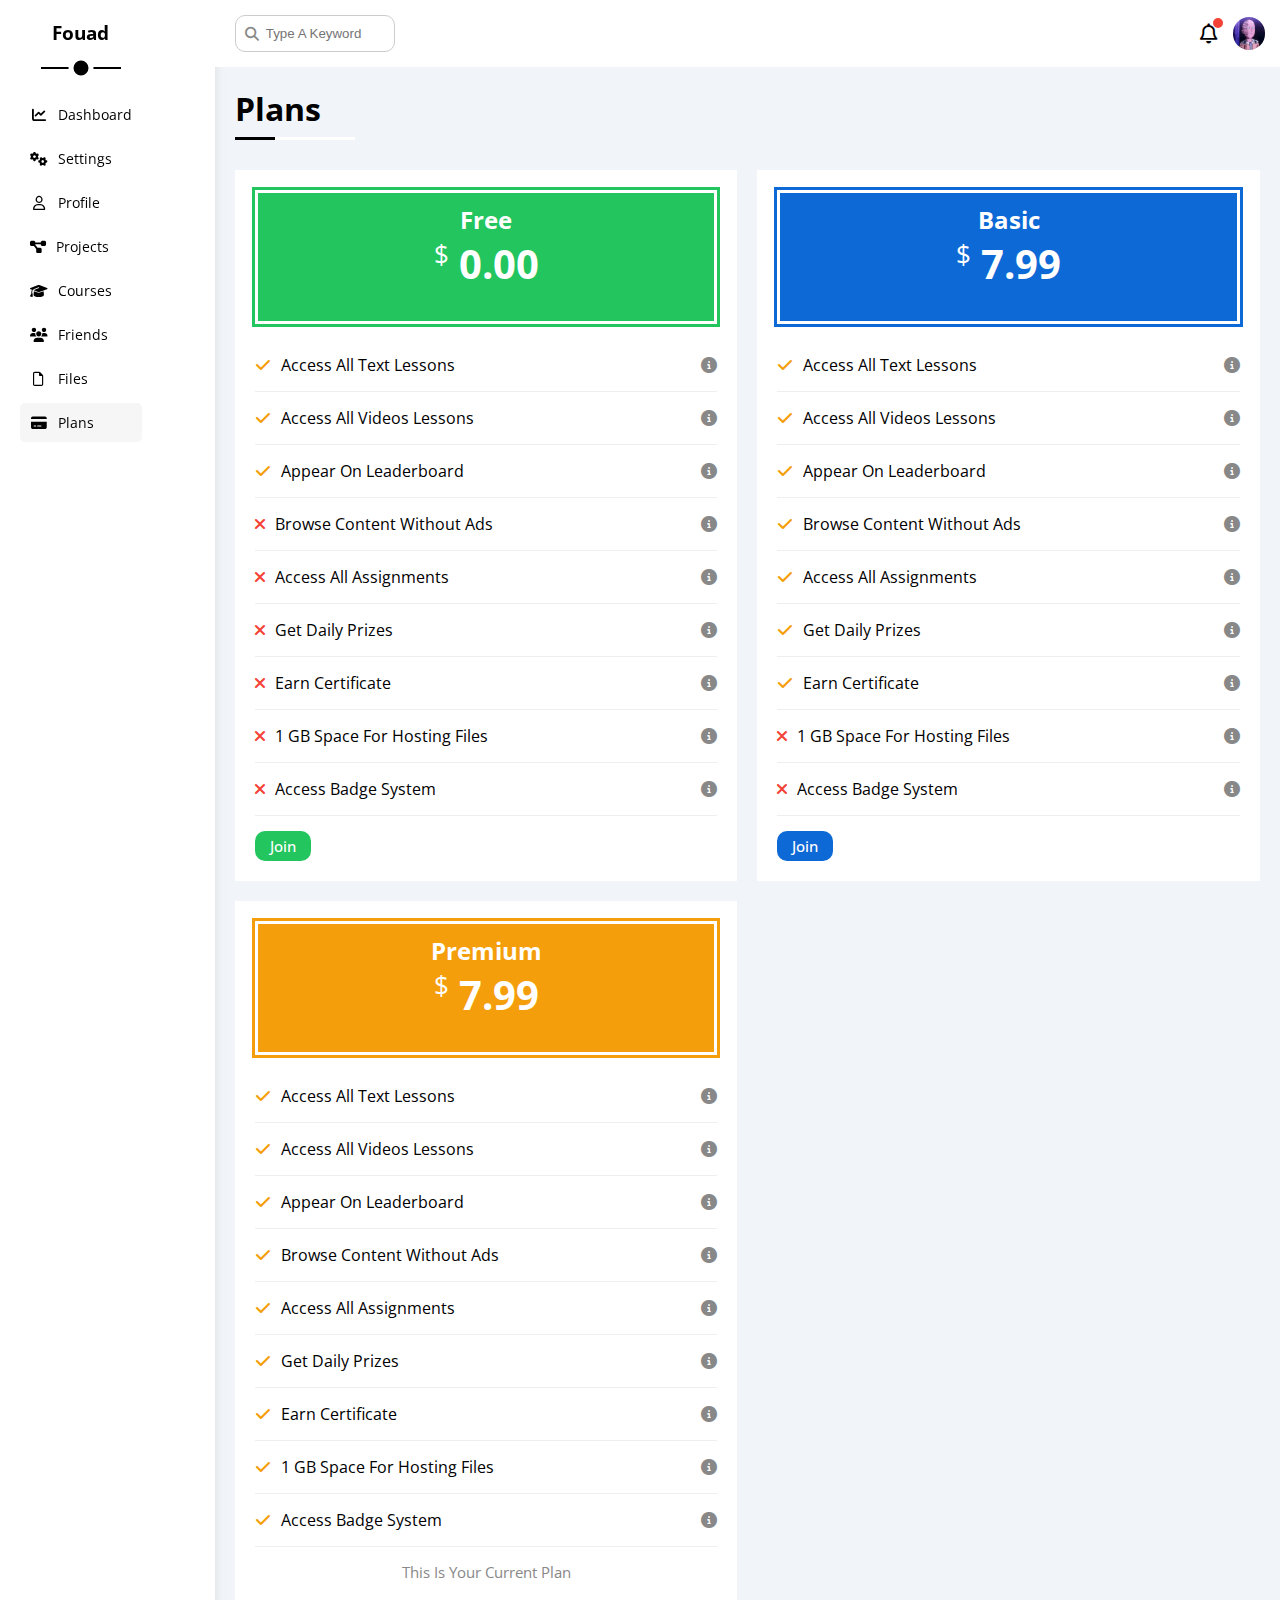
<file: plans.html>
<html lang="en">
<head>
    <meta charset="UTF-8">
    <meta http-equiv="X-UA-Compatible" content="IE=edge">
    <meta name="viewport" content="width=device-width, initial-scale=1.0">
    <link rel="stylesheet" href="css/all.min.css">
    <link rel="stylesheet" href="css/framwork.css">
    <link rel="stylesheet" href="css/main.css">
    <link rel="preconnect" href="https://fonts.googleapis.com">
<link rel="preconnect" href="https://fonts.gstatic.com" crossorigin>
<link href="https://fonts.googleapis.com/css2?family=Open+Sans:wght@300;500&display=swap" rel="stylesheet">

    <title>Plans</title>
</head>
<body>
    <div class="page d-f">
        <div class="sidebar bg-white p-20">
            <div class="fixed">
            <h3 class="pr tc mt-0">Fouad</h3>
            <ul>
                <li>
                    <a class=" d-f ai-c fs-14 pr p-10 br-5 c-black" href="index.html">
                        <i class="fa-solid fa-chart-line fa-fw"></i>
                        <span>Dashboard</span>
                    </a>
                   
                </li>
                <li>
                    <a class="d-f ai-c fs-14 pr p-10 br-5 c-black" href="settings.html">
                        <i class="fa-solid fa-gears fa-fw"></i>
                        <span>Settings</span>
                    </a>
                    
                </li>
                <li>
                    <a  class="d-f ai-c fs-14 pr p-10 br-5 c-black" href="Profile.html">

                        <i class="fa-regular fa-user fa-fw"></i>
                        <span>Profile</span>
                    </a>
                    
                </li>
                <li>
                    <a  class="d-f ai-c fs-14 pr p-10 br-5 c-black" href="Projects.html">
                        <i class="fa-solid fa-diagram-project"></i>
                        <span>Projects</span>
                    </a>
                    
                </li>
                <li>
                    <a class="d-f ai-c fs-14 pr p-10 br-5 c-black"  href="Courses.html">
                        <i class="fa-solid fa-graduation-cap fa-fw"></i>
                        <span>Courses</span>
                    </a>
                    
                </li>
                <li>
                    <a class="d-f ai-c fs-14 pr p-10 br-5 c-black" href="Friends.html">
                        <i class="fa-solid fa-users fa-fw"></i>
                        <span>Friends</span>
                    </a>
                    
                </li>
                <li>
                    <a class="d-f ai-c fs-14 pr p-10 br-5 c-black" href="Files.html">
                        <i class="fa-regular fa-file fa-fw"></i>
                        <span>Files</span>
                    </a>
                    
                </li>
                <li>
                    <a  class="active d-f ai-c fs-14 pr p-10 br-5 c-black" href="plans.html">
                        <i class="fa-solid fa-credit-card fa-fw"></i>
                        <span>Plans</span>
                    </a>
                    
                </li>
            </ul>
        </div>
        </div>
        <div class="content w-full">
            <div class="head d-f jc-sb bg-white p-15 ai-c ">
                <div class="search pr">
                <input class="p-10" type="search" placeholder="Type A Keyword">

                </div>
                <div class="icones d-f ai-c">
                    <span class="notification pr">
                        <i class="fa-regular fa-bell fa-lg"></i>
                    </span>
                    <img src="imges/WhatsApp.jpeg" class="br-50" alt="">
                </div>
            </div>
            <h1 class="pr">Plans</h1>
            <div class="Plans-page d-grid m-20 gap-20">
                <div class="box p-20 bg-white">
                    <div class="top c-white bg-green tc p-10">
                        <h2>Free</h2>
                        <h2 class="d-f jc pr mb-20"><span class="fs-15">$</span>0.00</h2>
                    </div>
                    <ul>
                        <li class=" mt-15 d-f ai-c gap-10 pt-15 pb-15">
                            <i class="fa-solid fa-check c-orange"></i>
                            <span>Access All Text Lessons</span>
                            <i class="fa-solid fa-circle-info c-grey help"></i>
                        </li>
                        <li class="d-f ai-c gap-10 pt-15 pb-15">
                            <i class="fa-solid fa-check c-orange"></i>
                            <span>Access All Videos  Lessons</span>
                            <i class="fa-solid fa-circle-info c-grey help"></i>
                        </li>
                        <li class="d-f ai-c gap-10 pt-15 pb-15">
                            <i class="fa-solid fa-check c-orange"></i>
                            <span>Appear On Leaderboard</span>
                            <i class="fa-solid fa-circle-info c-grey help"></i>
                        </li>
                       
                        <li class=" d-f ai-c gap-10 pt-15 pb-15">
                            <i class="fa-solid fa-xmark c-red"></i>
                            <span>Browse Content Without Ads</span>
                            <i class="fa-solid fa-circle-info c-grey help"></i>
                        </li>
                        <li class=" d-f ai-c gap-10 pt-15 pb-15">
                            <i class="fa-solid fa-xmark c-red"></i>
                            <span>Access All Assignments</span>
                            <i class="fa-solid fa-circle-info c-grey help"></i>
                        </li>
                        <li class=" d-f ai-c gap-10 pt-15 pb-15">
                            <i class="fa-solid fa-xmark c-red"></i>
                            <span>Get Daily Prizes</span>
                            <i class="fa-solid fa-circle-info c-grey help"></i>
                        </li>
                        <li class=" d-f ai-c gap-10 pt-15 pb-15">
                            <i class="fa-solid fa-xmark c-red"></i>
                            <span>Earn Certificate</span>
                            <i class="fa-solid fa-circle-info c-grey help"></i>
                        </li>
                        <li class=" d-f ai-c gap-10 pt-15 pb-15">
                            <i class="fa-solid fa-xmark c-red"></i>
                            <span>1 GB Space For Hosting Files</span>
                            <i class="fa-solid fa-circle-info c-grey help"></i>
                        </li>
                        <li class=" d-f ai-c gap-10 pt-15 pb-15 mb-15">
                            <i class="fa-solid fa-xmark c-red"></i>
                            <span>Access Badge System</span>
                            <i class="fa-solid fa-circle-info c-grey help"></i>
                        </li>
                    </ul>
                    <div class="btn bg-green c-white fs-15">Join</div>

                </div>
                <div class="box p-20 bg-white">
                    <div class="top c-white bg-blue tc p-10">
                        <h2>Basic</h2>
                        <h2 class="d-f jc pr mb-20"><span class="fs-15">$</span>7.99</h2>

                    </div>
                    <ul>
                        <li class=" mt-15 d-f ai-c gap-10 pt-15 pb-15">
                            <i class="fa-solid fa-check c-orange"></i>
                            <span>Access All Text Lessons</span>
                            <i class="fa-solid fa-circle-info c-grey help"></i>
                        </li>
                        <li class="d-f ai-c gap-10 pt-15 pb-15">
                            <i class="fa-solid fa-check c-orange"></i>
                            <span>Access All Videos  Lessons</span>
                            <i class="fa-solid fa-circle-info c-grey help"></i>
                        </li>
                        <li class="d-f ai-c gap-10 pt-15 pb-15">
                            <i class="fa-solid fa-check c-orange"></i>
                            <span>Appear On Leaderboard</span>
                            <i class="fa-solid fa-circle-info c-grey help"></i>
                        </li>
                       
                        <li class=" d-f ai-c gap-10 pt-15 pb-15">
                            <i class="fa-solid fa-check c-orange"></i>
                            <span>Browse Content Without Ads</span>
                            <i class="fa-solid fa-circle-info c-grey help"></i>
                        </li>
                        <li class=" d-f ai-c gap-10 pt-15 pb-15">
                            <i class="fa-solid fa-check c-orange"></i>
                            <span>Access All Assignments</span>
                            <i class="fa-solid fa-circle-info c-grey help"></i>
                        </li>
                        <li class=" d-f ai-c gap-10 pt-15 pb-15">
                            <i class="fa-solid fa-check c-orange"></i>
                            <span>Get Daily Prizes</span>
                            <i class="fa-solid fa-circle-info c-grey help"></i>
                        </li>
                        <li class=" d-f ai-c gap-10 pt-15 pb-15">
                            <i class="fa-solid fa-check c-orange"></i>
                            <span>Earn Certificate</span>
                            <i class="fa-solid fa-circle-info c-grey help"></i>
                        </li>
                        <li class=" d-f ai-c gap-10 pt-15 pb-15">
                            <i class="fa-solid fa-xmark c-red"></i>
                            <span>1 GB Space For Hosting Files</span>
                            <i class="fa-solid fa-circle-info c-grey help"></i>
                        </li>
                        <li class=" d-f ai-c gap-10 pt-15 pb-15 mb-15">
                            <i class="fa-solid fa-xmark c-red"></i>
                            <span>Access Badge System</span>
                            <i class="fa-solid fa-circle-info c-grey help"></i>
                        </li>
                    </ul>
                    <div class="btn bg-blue c-white fs-15">Join</div>

                </div>

                <div class="box p-20 bg-white">
                    <div class="top c-white bg-orange tc p-10">
                        <h2>Premium</h2>
                        <h2 class="d-f jc pr mb-20"><span class="fs-15">$</span>7.99</h2>

                    </div>
                    <ul>
                        <li class=" mt-15 d-f ai-c gap-10 pt-15 pb-15">
                            <i class="fa-solid fa-check c-orange"></i>
                            <span>Access All Text Lessons</span>
                            <i class="fa-solid fa-circle-info c-grey help"></i>
                        </li>
                        <li class="d-f ai-c gap-10 pt-15 pb-15">
                            <i class="fa-solid fa-check c-orange"></i>
                            <span>Access All Videos  Lessons</span>
                            <i class="fa-solid fa-circle-info c-grey help"></i>
                        </li>
                        <li class="d-f ai-c gap-10 pt-15 pb-15">
                            <i class="fa-solid fa-check c-orange"></i>
                            <span>Appear On Leaderboard</span>
                            <i class="fa-solid fa-circle-info c-grey help"></i>
                        </li>
                       
                        <li class=" d-f ai-c gap-10 pt-15 pb-15">
                            <i class="fa-solid fa-check c-orange"></i>
                            <span>Browse Content Without Ads</span>
                            <i class="fa-solid fa-circle-info c-grey help"></i>
                        </li>
                        <li class=" d-f ai-c gap-10 pt-15 pb-15">
                            <i class="fa-solid fa-check c-orange"></i>
                            <span>Access All Assignments</span>
                            <i class="fa-solid fa-circle-info c-grey help"></i>
                        </li>
                        <li class=" d-f ai-c gap-10 pt-15 pb-15">
                            <i class="fa-solid fa-check c-orange"></i>
                            <span>Get Daily Prizes</span>
                            <i class="fa-solid fa-circle-info c-grey help"></i>
                        </li>
                        <li class=" d-f ai-c gap-10 pt-15 pb-15">
                            <i class="fa-solid fa-check c-orange"></i>
                            <span>Earn Certificate</span>
                            <i class="fa-solid fa-circle-info c-grey help"></i>
                        </li>
                        <li class=" d-f ai-c gap-10 pt-15 pb-15">
                            <i class="fa-solid fa-check c-orange"></i>
                            <span>1 GB Space For Hosting Files</span>
                            <i class="fa-solid fa-circle-info c-grey help"></i>
                        </li>
                        <li class=" d-f ai-c gap-10 pt-15 pb-15 mb-15">
                            <i class="fa-solid fa-check c-orange"></i>
                            <span>Access Badge System</span>
                            <i class="fa-solid fa-circle-info c-grey help"></i>
                        </li>
                    </ul>
                    <div class="tc  c-grey fs-15">This Is Your Current Plan</div>

                </div>
            </div>

            
        </div>
        <div class="betton bg-blue p-10 br-5">
            <i class="fa-solid fa-arrow-up c-white"></i>
        </div>
    </div>
    <script src="js/master.js"></script>    
</body>
</html>
</file>
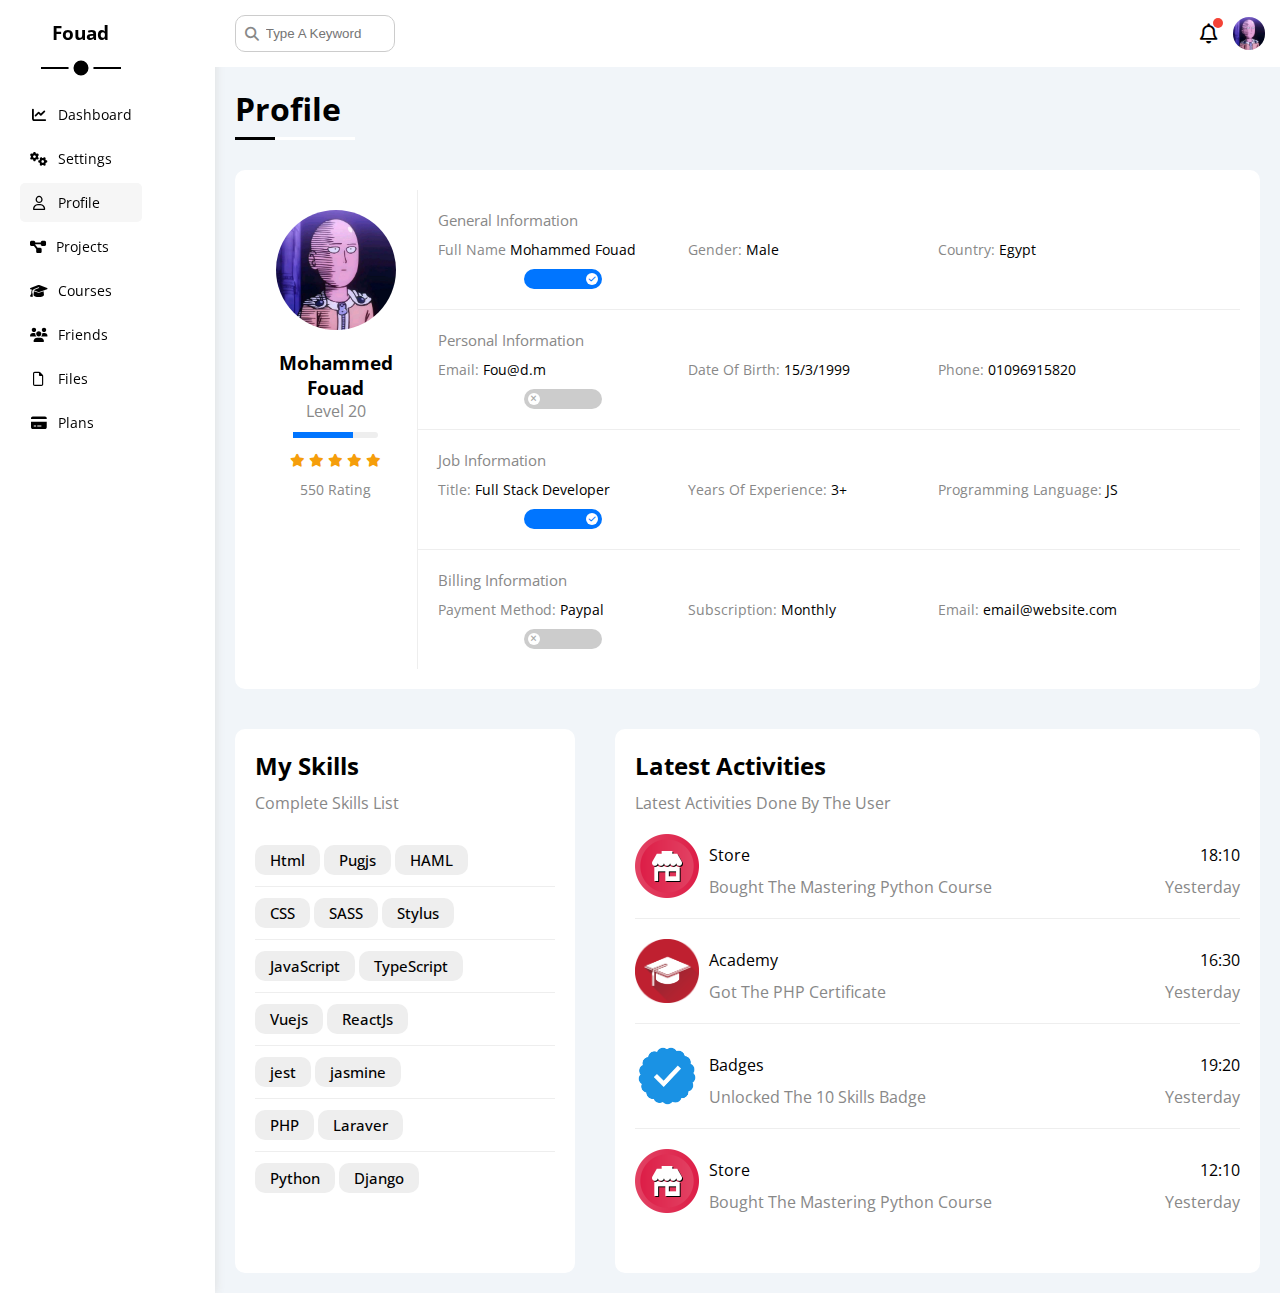
<file: Profile.html>
<html lang="en">
<head>
    <meta charset="UTF-8">
    <meta http-equiv="X-UA-Compatible" content="IE=edge">
    <meta name="viewport" content="width=device-width, initial-scale=1.0">
    <link rel="stylesheet" href="css/all.min.css">
    <link rel="stylesheet" href="css/framwork.css">
    <link rel="stylesheet" href="css/main.css">
    <link rel="preconnect" href="https://fonts.googleapis.com">
<link rel="preconnect" href="https://fonts.gstatic.com" crossorigin>
<link href="https://fonts.googleapis.com/css2?family=Open+Sans:wght@300;500&display=swap" rel="stylesheet">

    <title>Profile</title>
</head>
<body>
    <div class="page d-f">
        <div class="sidebar bg-white p-20">
            <div class="fixed">

            <h3 class="pr tc mt-0">Fouad</h3>
            <ul>
                <li>
                    <a class=" d-f ai-c fs-14 pr p-10 br-5 c-black" href="index.html">
                        <i class="fa-solid fa-chart-line fa-fw"></i>
                        <span>Dashboard</span>
                    </a>
                   
                </li>
                <li>
                    <a class="d-f ai-c fs-14 pr p-10 br-5 c-black" href="settings.html">
                        <i class="fa-solid fa-gears fa-fw"></i>
                        <span>Settings</span>
                    </a>
                    
                </li>
                <li>
                    <a  class="active d-f ai-c fs-14 pr p-10 br-5 c-black" href="Profile.html">

                        <i class="fa-regular fa-user fa-fw"></i>
                        <span>Profile</span>
                    </a>
                    
                </li>
                <li>
                    <a  class="d-f ai-c fs-14 pr p-10 br-5 c-black" href="Projects.html">
                        <i class="fa-solid fa-diagram-project"></i>
                        <span>Projects</span>
                    </a>
                    
                </li>
                <li>
                    <a class="d-f ai-c fs-14 pr p-10 br-5 c-black"  href="Courses.html">
                        <i class="fa-solid fa-graduation-cap fa-fw"></i>
                        <span>Courses</span>
                    </a>
                    
                </li>
                <li>
                    <a class="d-f ai-c fs-14 pr p-10 br-5 c-black" href="Friends.html">
                        <i class="fa-solid fa-users fa-fw"></i>
                        <span>Friends</span>
                    </a>
                    
                </li>
                <li>
                    <a class="d-f ai-c fs-14 pr p-10 br-5 c-black" href="Files.html">
                        <i class="fa-regular fa-file fa-fw"></i>
                        <span>Files</span>
                    </a>
                    
                </li>
                <li>
                    <a  class="d-f ai-c fs-14 pr p-10 br-5 c-black" href="plans.html">
                        <i class="fa-solid fa-credit-card fa-fw"></i>
                        <span>Plans</span>
                    </a>
                    
                </li>
            </ul>
        </div>

        </div>
        <div class="content w-full">
            <div class="head d-f jc-sb bg-white p-15 ai-c ">
                <div class="search pr">
                <input class="p-10" type="search" placeholder="Type A Keyword">

                </div>
                <div class="icones d-f ai-c">
                    <span class="notification pr">
                        <i class="fa-regular fa-bell fa-lg"></i>
                    </span>
                    <img src="imges/WhatsApp.jpeg" class="br-50" alt="">
                </div>
            </div>
            <h1 class="pr">Profile</h1>
            <div class="profile-page">
                <div class="profile p-20 d-f bg-white m-20 br-10 fd-col-sm">
                    <div class="user tc p-20">
                        <img src="imges/WhatsApp.jpeg" class="br-50" alt="">
                        <h3>Mohammed Fouad</h3>
                        <span class="c-grey mb-10 d-b ">Level 20</span>
                        <div class="rate bg-eee pr br-5">
                            <span style="width:70%"></span>
                        </div>
                        <div class="star mt-10 ">
                            <i class="fa-solid fa-star c-orange fs-13"></i>
                            <i class="fa-solid fa-star c-orange fs-13"></i>
                            <i class="fa-solid fa-star c-orange fs-13"></i>
                            <i class="fa-solid fa-star c-orange fs-13"></i>
                            <i class="fa-solid fa-star c-orange fs-13"></i>
                        </div>
                        <span class="c-grey mt-10 fs-14 d-b">550 Rating</span>
                    </div>
                    <div class="boxs">
                        <div class="box p-20 d-f ai-c tc-sm">
                            <h4 class="w-full c-grey fs-15 m-0">General Information</h4>
                            <div class="fs-14">
                                <span class="c-grey">Full Name</span>
                                <span>Mohammed Fouad</span>
                            </div>
                            <div class="fs-14">
                                <span class="c-grey">Gender:</span>
                                <span>Male</span>
                            </div>
                            <div class="fs-14">
                                <span class="c-grey">Country:</span>
                                <span>Egypt</span>
                            </div>
                            <div>

                            <label  for="toggle">
                                <input class="toggle-checkbox" type="checkbox" id="toggle" checked>
                                <div class="toggle-switch"> </div>
                             </label>
                            </div>

                        </div>
                        <div class="box p-20 d-f ai-c tc-sm">
                            <h4 class="w-full c-grey fs-15 m-0">Personal Information</h4>
                            <div class="fs-14">
                                <span class="c-grey">Email:</span>
                                <span>Fou@d.m</span>
                            </div>
                            <div class="fs-14">
                                <span class="c-grey">Date Of Birth:</span>
                                <span>15/3/1999</span>
                            </div>
                            <div class="fs-14">
                                <span class="c-grey">Phone:</span>
                                <span>01096915820</span>
                            </div>
                            <div>

                            <label  for="toggle-1">
                                <input class="toggle-checkbox" type="checkbox" id="toggle-1" >
                                <div class="toggle-switch"> </div>
                             </label>
                            </div>

                        </div>
                        <div class="box p-20 d-f ai-c tc-sm">
                            <h4 class="w-full c-grey fs-15 m-0">Job Information</h4>
                            <div class="fs-14">
                                <span class="c-grey">Title:</span>
                                <span>Full Stack Developer</span>
                            </div>
                            <div class="fs-14">
                                <span class="c-grey">Years Of Experience:</span>
                                <span>3+</span>
                            </div>
                            <div class="fs-14">
                                <span class="c-grey">Programming Language:</span>
                                <span>JS</span>
                            </div>
                            <div>
                            <label  for="toggle-2">
                                <input class="toggle-checkbox" type="checkbox" id="toggle-2" checked>
                                <div class="toggle-switch"> </div>
                             </label>
                            </div>
                        </div>
                        <div class="box p-20 d-f ai-c tc-sm">
                            <h4 class="w-full c-grey fs-15 m-0">Billing Information</h4>
                            <div class="fs-14">
                                <span class="c-grey">Payment Method:</span>
                                <span>Paypal</span>
                            </div>
                            <div class="fs-14">
                                <span class="c-grey">Subscription:</span>
                                <span>Monthly</span>
                            </div>
                            <div class="fs-14">
                                <span class="c-grey">Email:</span>
                                <span>email@website.com</span>
                            </div>

                            <div>
                            <label  for="toggle-3" class="tc-sm d-b">
                                <input class="toggle-checkbox" type="checkbox" id="toggle-3">
                                <div class="toggle-switch"> </div>
                             </label>
                            </div>
                    </div>
                    </div>
                </div>
                <div class="datas d-f fd-col-sm ">
                    <div class="skils bg-white p-20 m-20 br-10 tc-sm">
                        <div class="title">
                            <h2>My Skills</h2>
                            <span class="mt-10 mb-20 d-b c-grey">Complete Skills List</span>
                        </div>
                        <div class="box pb-15 pt-15">
                            <span class="btn bg-eee fs-15">Html</span>
                            <span class="btn bg-eee fs-15">Pugjs</span>
                            <span class="btn bg-eee fs-15">HAML</span>
                        </div>
                        <div class="box pb-15 pt-15">
                            <span class="btn bg-eee fs-15">CSS</span>
                            <span class="btn bg-eee fs-15">SASS</span>
                            <span class="btn bg-eee fs-15">Stylus</span>
                        </div>
                        <div class="box pb-15 pt-15">
                            <span class="btn bg-eee fs-15">JavaScript</span>
                            <span class="btn bg-eee fs-15">TypeScript</span>
                        </div>
                        <div class="box pb-15 pt-15">
                            <span class="btn bg-eee fs-15">Vuejs</span>
                            <span class="btn bg-eee fs-15">ReactJs</span>
                        </div>
                        <div class="box pb-15 pt-15">
                            <span class="btn bg-eee fs-15">jest</span>
                            <span class="btn bg-eee fs-15">jasmine</span>
                        </div>
                        <div class="box pb-15 pt-15">
                            <span class="btn bg-eee fs-15">PHP</span>
                            <span class="btn bg-eee fs-15">Laraver</span>
                        </div>
                        <div class="box pb-15 pt-15">
                            <span class="btn bg-eee fs-15">Python</span>
                            <span class="btn bg-eee fs-15">Django</span>
                        </div>

                    </div>
                    <div class="activities bg-white p-20 m-20 br-10 ">
                        <div class="title">
                            <h2>Latest Activities</h2>
                            <span class="mt-10 mb-20 d-b c-grey">Latest Activities Done By The User</span>
                        </div>
                        <div class="data d-f ai-c pb-20 mb-20 fd-col-sm tc-sm">
                            <img src="imges/activity-01.png" alt="">
                            <div class="tex">
                                <p class="mt-10">Store</p>
                            <span class="mt-10 d-b c-grey">Bought The Mastering Python Course</span>
                            </div>
                            <div class="hestory mt-10">
                                <span>18:10</span>
                            <span class="mt-10 d-b c-grey">Yesterday</span>

                            </div>
                        </div>
                        <div class="data d-f ai-c pb-20 mb-20 fd-col-sm tc-sm">
                            <img src="imges/activity-02.png" alt="">
                            <div class="tex">
                                <p class="mt-10">Academy</p>
                            <span class="mt-10 d-b c-grey">Got The PHP Certificate</span>
                            </div>
                            <div class="hestory mt-10">
                                <span>16:30</span>
                            <span class="mt-10 d-b c-grey">Yesterday</span>

                            </div>
                        </div>
                        <div class="data d-f ai-c pb-20 mb-20 fd-col-sm tc-sm">
                            <img src="imges/activity-03.png" alt="">
                            <div class="tex">
                                <p class="mt-10">Badges</p>
                            <span class="mt-10 d-b c-grey">Unlocked The 10 Skills Badge</span>
                            </div>
                            <div class="hestory mt-10">
                                <span>19:20</span>
                            <span class="mt-10 d-b c-grey">Yesterday</span>

                            </div>
                        </div>
                        <div class="data d-f ai-c pb-20 mb-20 fd-col-sm tc-sm ">
                            <img src="imges/activity-01.png" alt="">
                            <div class="tex">
                                <p class="mt-10">Store</p>
                            <span class="mt-10 d-b c-grey">Bought The Mastering Python Course</span>
                            </div>
                            <div class="hestory mt-10 ">
                                <span>12:10</span>
                            <span class="mt-10 d-b c-grey">Yesterday</span>

                            </div>
                        </div>
                    </div>
                </div>

            </div>

            
        </div>
        <div class="betton bg-blue p-10 br-5">
            <i class="fa-solid fa-arrow-up c-white"></i>
        </div>
    </div>
    <script src="js/master.js"></script>    
    
</body>
</html>
</file>
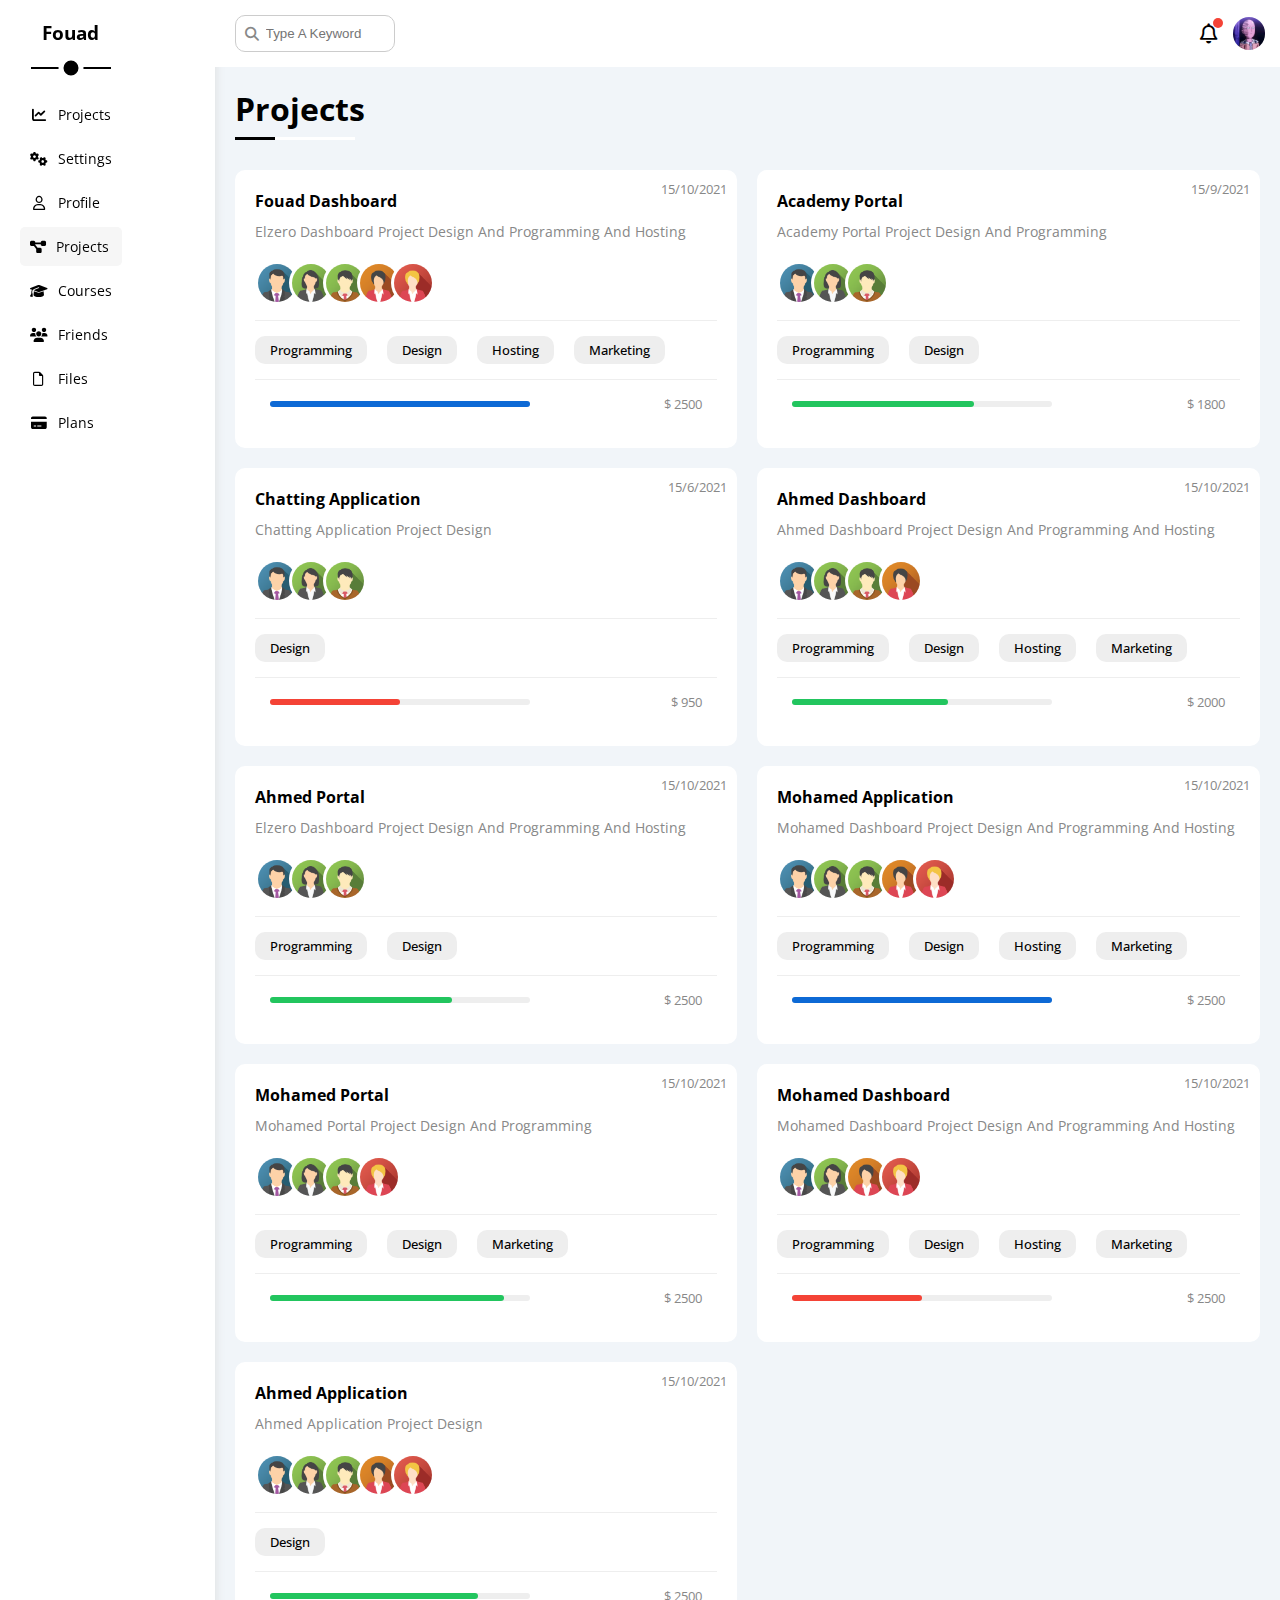
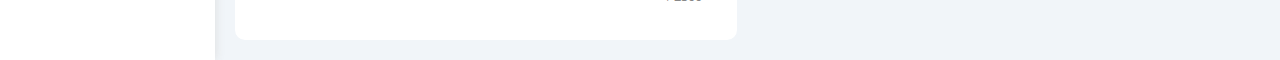
<file: Projects.html>
<html lang="en">
<head>
    <meta charset="UTF-8">
    <meta http-equiv="X-UA-Compatible" content="IE=edge">
    <meta name="viewport" content="width=device-width, initial-scale=1.0">
    <link rel="stylesheet" href="css/all.min.css">
    <link rel="stylesheet" href="css/framwork.css">
    <link rel="stylesheet" href="css/main.css">
    <link rel="preconnect" href="https://fonts.googleapis.com">
<link rel="preconnect" href="https://fonts.gstatic.com" crossorigin>
<link href="https://fonts.googleapis.com/css2?family=Open+Sans:wght@300;500&display=swap" rel="stylesheet">

    <title>Projects</title>
</head>
<body>
    <div class="page d-f">
        <div class="sidebar bg-white p-20">
            <div class="fixed">
            <h3 class="pr tc mt-0">Fouad</h3>
            <ul>
                <li>
                    <a class=" d-f ai-c fs-14 pr p-10 br-5 c-black" href="index.html">
                        <i class="fa-solid fa-chart-line fa-fw"></i>
                        <span>Projects</span>
                    </a>
                   
                </li>
                <li>
                    <a class="d-f ai-c fs-14 pr p-10 br-5 c-black" href="settings.html">
                        <i class="fa-solid fa-gears fa-fw"></i>
                        <span>Settings</span>
                    </a>
                    
                </li>
                <li>
                    <a  class="d-f ai-c fs-14 pr p-10 br-5 c-black" href="Profile.html">

                        <i class="fa-regular fa-user fa-fw"></i>
                        <span>Profile</span>
                    </a>
                    
                </li>
                <li>
                    <a  class="active d-f ai-c fs-14 pr p-10 br-5 c-black" href="Projects.html">
                        <i class="fa-solid fa-diagram-project"></i>
                        <span>Projects</span>
                    </a>
                    
                </li>
                <li>
                    <a class="d-f ai-c fs-14 pr p-10 br-5 c-black"  href="Courses.html">
                        <i class="fa-solid fa-graduation-cap fa-fw"></i>
                        <span>Courses</span>
                    </a>
                    
                </li>
                <li>
                    <a class="d-f ai-c fs-14 pr p-10 br-5 c-black" href="Friends.html">
                        <i class="fa-solid fa-users fa-fw"></i>
                        <span>Friends</span>
                    </a>
                    
                </li>
                <li>
                    <a class="d-f ai-c fs-14 pr p-10 br-5 c-black" href="Files.html">
                        <i class="fa-regular fa-file fa-fw"></i>
                        <span>Files</span>
                    </a>
                    
                </li>
                <li>
                    <a  class="d-f ai-c fs-14 pr p-10 br-5 c-black" href="plans.html">
                        <i class="fa-solid fa-credit-card fa-fw"></i>
                        <span>Plans</span>
                    </a>
                    
                </li>
            </ul>
        </div>
        </div>
        <div class="content w-full">
            <div class="head d-f jc-sb bg-white p-15 ai-c ">
                <div class="search pr">
                <input class="p-10" type="search" placeholder="Type A Keyword">

                </div>
                <div class="icones d-f ai-c">
                    <span class="notification pr">
                        <i class="fa-regular fa-bell fa-lg"></i>
                    </span>
                    <img src="imges/WhatsApp.jpeg" class="br-50" alt="">
                </div>
            </div>
            <h1 class="pr">Projects</h1>
            <div class="projects-page m-20 d-grid gap-20">
                <div class="porject p-20 pr bg-white br-10">
                    <span class="data fs-13 c-grey">15/10/2021</span>
                    <h4>Fouad Dashboard</h4>
                    <span class="fs-14 c-grey mt-10 mb-15 d-b">Elzero Dashboard Project Design And Programming And Hosting</span>
                    <div class="imges mt-20 pr d-f">
                        <img src="imges/team-01.png" alt="">
                        <img src="imges/team-02.png" alt="">
                        <img src="imges/team-03.png" alt="">
                        <img src="imges/team-04.png" alt="">
                        <img src="imges/team-05.png" alt="">
                    </div>
                    <div class="skils d-f pt-15 mt-15 gap-20 fd-col-sm">
                        <div class="btn fs-13 bg-eee">Programming</div>
                        <div class="btn fs-13 bg-eee">Design</div>
                        <div class="btn fs-13 bg-eee">Hosting</div>
                        <div class="btn fs-13 bg-eee">Marketing</div>
                    </div>
                    <div class="info d-f ai-c jc-sb p-15 mt-15 fd-col-sm gap-10">
                        <div class="prog pr bg-eee ">
                            <span class="bg-blue" style="width:0" data-width="100%"></span>
                        </div>
                        <span class="fs-13 c-grey">$ 2500</span>

                    </div>
                </div>
                <div class="porject p-20 pr bg-white br-10">
                    <span class="data fs-13 c-grey">15/9/2021</span>
                    <h4>Academy Portal</h4>
                    <span class="fs-14 c-grey mt-10 mb-15 d-b">Academy Portal Project Design And Programming</span>
                    <div class="imges mt-20 pr d-f">
                        <img src="imges/team-01.png" alt="">
                        <img src="imges/team-02.png" alt="">
                        <img src="imges/team-03.png" alt="">
                    </div>
                    <div class="skils d-f pt-15 mt-15 gap-20 fd-col-sm">
                        <div class="btn fs-13 bg-eee">Programming</div>
                        <div class="btn fs-13 bg-eee">Design</div>
                    </div>
                    <div class="info d-f ai-c jc-sb p-15 mt-15 fd-col-sm gap-10">
                        <div class="prog pr bg-eee ">
                            <span class="bg-green" style="width:0" data-width="70%"></span>
                        </div>
                        <span class="fs-13 c-grey">$ 1800</span>

                    </div>
                </div>
                <div class="porject p-20 pr bg-white br-10">
                    <span class="data fs-13 c-grey">15/6/2021</span>
                    <h4>Chatting Application</h4>
                    <span class="fs-14 c-grey mt-10 mb-15 d-b">Chatting Application Project Design </span>
                    <div class="imges mt-20 pr d-f">
                        <img src="imges/team-01.png" alt="">
                        <img src="imges/team-02.png" alt="">
                        <img src="imges/team-03.png" alt="">
                    </div>
                    <div class="skils d-f pt-15 mt-15 gap-20 fd-col-sm">
                        <div class="btn fs-13 bg-eee">Design</div>
                    </div>
                    <div class="info d-f ai-c jc-sb p-15 mt-15 fd-col-sm gap-10">
                        <div class="prog pr bg-eee ">
                            <span class="bg-red" style="width:0" data-width="50%"></span>
                        </div>
                        <span class="fs-13 c-grey">$ 950</span>

                    </div>
                </div>
                <div class="porject p-20 pr bg-white br-10">
                    <span class="data fs-13 c-grey">15/10/2021</span>
                    <h4>Ahmed Dashboard</h4>
                    <span class="fs-14 c-grey mt-10 mb-15 d-b">Ahmed Dashboard Project Design And Programming And Hosting</span>
                    <div class="imges mt-20 pr d-f">
                        <img src="imges/team-01.png" alt="">
                        <img src="imges/team-02.png" alt="">
                        <img src="imges/team-03.png" alt="">
                        <img src="imges/team-04.png" alt="">
                    </div>
                    <div class="skils d-f pt-15 mt-15 gap-20 fd-col-sm">
                        <div class="btn fs-13 bg-eee">Programming</div>
                        <div class="btn fs-13 bg-eee">Design</div>
                        <div class="btn fs-13 bg-eee">Hosting</div>
                        <div class="btn fs-13 bg-eee">Marketing</div>
                    </div>
                    <div class="info d-f ai-c jc-sb p-15 mt-15 fd-col-sm gap-10">
                        <div class="prog pr bg-eee ">
                            <span class="bg-green" style="width:0" data-width="60%"></span>
                        </div>
                        <span class="fs-13 c-grey">$ 2000</span>

                    </div>
                </div>
                <div class="porject p-20 pr bg-white br-10">
                    <span class="data fs-13 c-grey">15/10/2021</span>
                    <h4>Ahmed Portal</h4>
                    <span class="fs-14 c-grey mt-10 mb-15 d-b">Elzero Dashboard Project Design And Programming And Hosting</span>
                    <div class="imges mt-20 pr d-f">
                        <img src="imges/team-01.png" alt="">
                        <img src="imges/team-02.png" alt="">
                        <img src="imges/team-03.png" alt="">
                    </div>
                    <div class="skils d-f pt-15 mt-15 gap-20 fd-col-sm">
                        <div class="btn fs-13 bg-eee">Programming</div>
                        <div class="btn fs-13 bg-eee">Design</div>
                    </div>
                    <div class="info d-f ai-c jc-sb p-15 mt-15 fd-col-sm gap-10">
                        <div class="prog pr bg-eee ">
                            <span class="bg-green" style="width:0" data-width="70%"></span>
                        </div>
                        <span class="fs-13 c-grey">$ 2500</span>

                    </div>
                </div>
                <div class="porject p-20 pr bg-white br-10">
                    <span class="data fs-13 c-grey">15/10/2021</span>
                    <h4>Mohamed Application</h4>
                    <span class="fs-14 c-grey mt-10 mb-15 d-b">Mohamed Dashboard Project Design And Programming And Hosting</span>
                    <div class="imges mt-20 pr d-f">
                        <img src="imges/team-01.png" alt="">
                        <img src="imges/team-02.png" alt="">
                        <img src="imges/team-03.png" alt="">
                        <img src="imges/team-04.png" alt="">
                        <img src="imges/team-05.png" alt="">
                    </div>
                    <div class="skils d-f pt-15 mt-15 gap-20 fd-col-sm">
                        <div class="btn fs-13 bg-eee">Programming</div>
                        <div class="btn fs-13 bg-eee">Design</div>
                        <div class="btn fs-13 bg-eee">Hosting</div>
                        <div class="btn fs-13 bg-eee">Marketing</div>
                    </div>
                    <div class="info d-f ai-c jc-sb p-15 mt-15 fd-col-sm gap-10">
                        <div class="prog pr bg-eee ">
                            <span class="bg-blue" style="width:0" data-width="100%"></span>
                        </div>
                        <span class="fs-13 c-grey">$ 2500</span>

                    </div>
                </div>
                <div class="porject p-20 pr bg-white br-10">
                    <span class="data fs-13 c-grey">15/10/2021</span>
                    <h4>Mohamed Portal</h4>
                    <span class="fs-14 c-grey mt-10 mb-15 d-b">Mohamed Portal Project Design And Programming</span>
                    <div class="imges mt-20 pr d-f">
                        <img src="imges/team-01.png" alt="">
                        <img src="imges/team-02.png" alt="">
                        <img src="imges/team-03.png" alt="">
                        <img src="imges/team-05.png" alt="">
                    </div>
                    <div class="skils d-f pt-15 mt-15 gap-20 fd-col-sm">
                        <div class="btn fs-13 bg-eee">Programming</div>
                        <div class="btn fs-13 bg-eee">Design</div>
                        <div class="btn fs-13 bg-eee">Marketing</div>
                    </div>
                    <div class="info d-f ai-c jc-sb p-15 mt-15 fd-col-sm gap-10">
                        <div class="prog pr bg-eee ">
                            <span class="bg-green" style="width:0" data-width="90%" ></span>
                        </div>
                        <span class="fs-13 c-grey">$ 2500</span>

                    </div>
                </div>
                <div class="porject p-20 pr bg-white br-10">
                    <span class="data fs-13 c-grey">15/10/2021</span>
                    <h4>Mohamed Dashboard</h4>
                    <span class="fs-14 c-grey mt-10 mb-15 d-b">Mohamed Dashboard Project Design And Programming And Hosting</span>
                    <div class="imges mt-20 pr d-f">
                        <img src="imges/team-01.png" alt="">
                        <img src="imges/team-02.png" alt="">
                        <img src="imges/team-04.png" alt="">
                        <img src="imges/team-05.png" alt="">
                    </div>
                    <div class="skils d-f pt-15 mt-15 gap-20 fd-col-sm">
                        <div class="btn fs-13 bg-eee">Programming</div>
                        <div class="btn fs-13 bg-eee">Design</div>
                        <div class="btn fs-13 bg-eee">Hosting</div>
                        <div class="btn fs-13 bg-eee">Marketing</div>
                    </div>
                    <div class="info d-f ai-c jc-sb p-15 mt-15 fd-col-sm gap-10">
                        <div class="prog pr bg-eee ">
                            <span class="bg-red span" style="width:0" data-width="50%"></span>
                        </div>
                        <span class="fs-13 c-grey">$ 2500</span>

                    </div>
                </div>
                <div class="porject p-20 pr bg-white br-10">
                    <span class="data fs-13 c-grey">15/10/2021</span>
                    <h4>Ahmed Application</h4>
                    <span class="fs-14 c-grey mt-10 mb-15 d-b">Ahmed Application Project Design</span>
                    <div class="imges mt-20 pr d-f">
                        <img src="imges/team-01.png" alt="">
                        <img src="imges/team-02.png" alt="">
                        <img src="imges/team-03.png" alt="">
                        <img src="imges/team-04.png" alt="">
                        <img src="imges/team-05.png" alt="">
                    </div>
                    <div class="skils d-f pt-15 mt-15 gap-20 fd-col-sm">
                        <div class="btn fs-13 bg-eee">Design</div>
                    </div>
                    <div class="info d-f ai-c jc-sb p-15 mt-15 fd-col-sm gap-10">
                        <div class="prog pr bg-eee ">
                            <span class="bg-green span" style="width:0" data-width="80%" ></span>
                        </div>
                        <span class="fs-13 c-grey">$ 2500</span>

                    </div>
                </div>
                
            </div>
            
            
        </div>
        <div class="betton bg-blue p-10 br-5">
            <i class="fa-solid fa-arrow-up c-white"></i>
        </div>
    </div>
    <script src="js/pro.js"></script>    
    
</body>
</html>
</file>
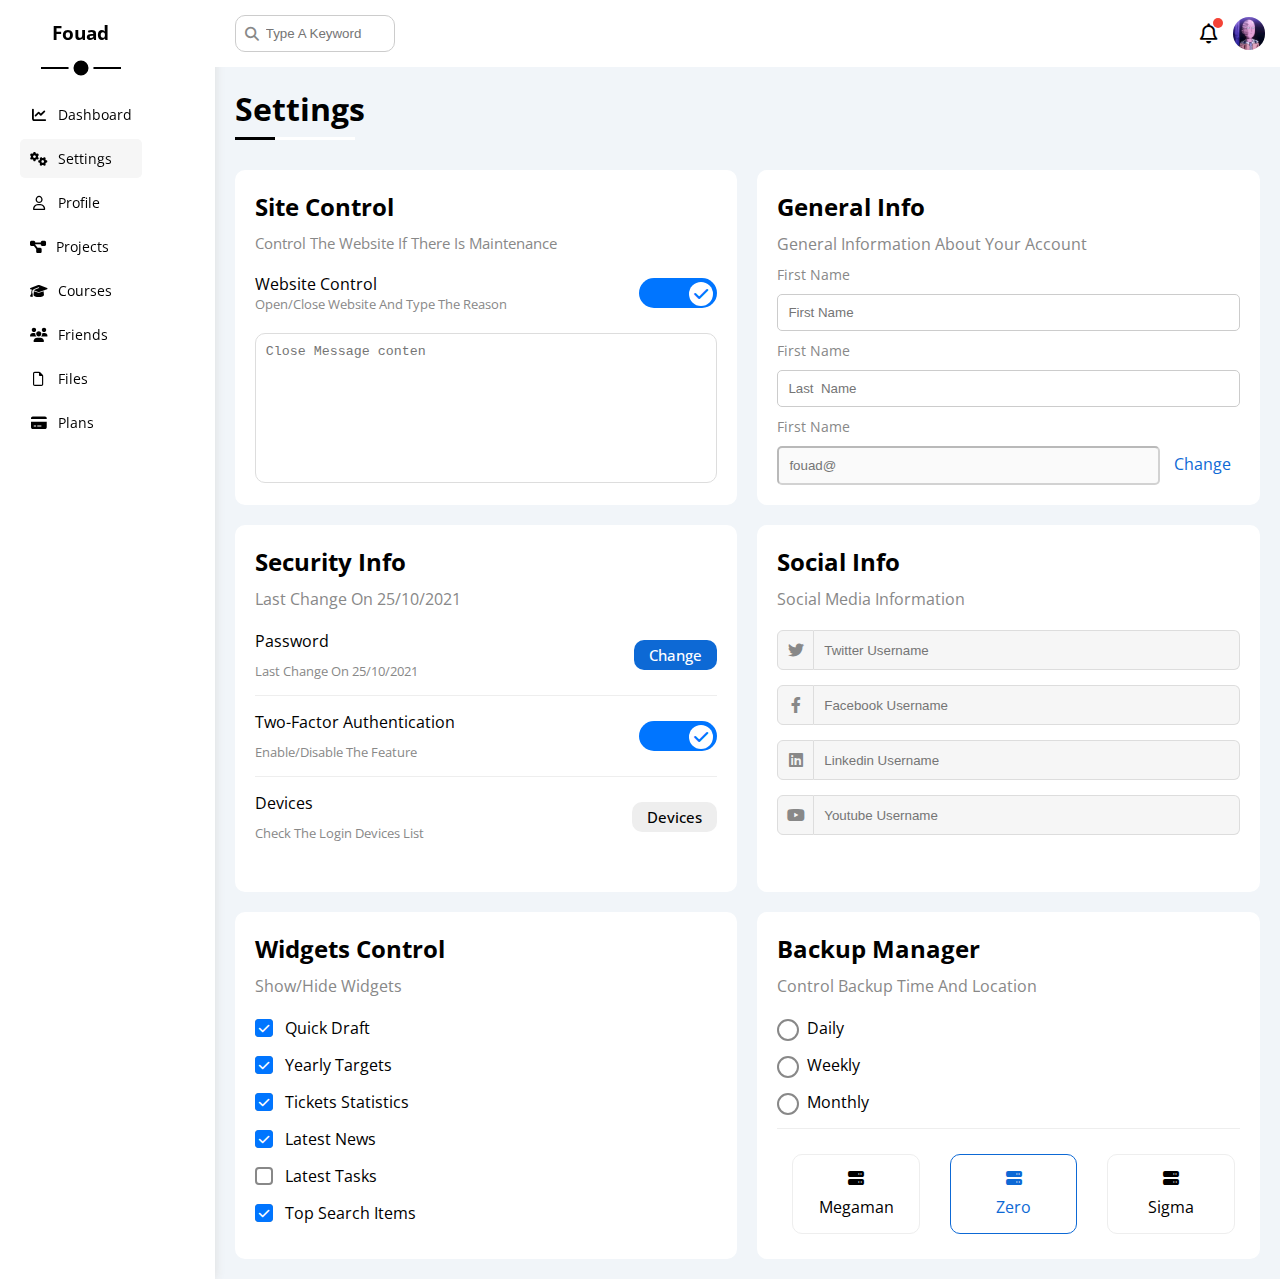
<file: settings.html>
<html lang="en">
<head>
    <meta charset="UTF-8">
    <meta http-equiv="X-UA-Compatible" content="IE=edge">
    <meta name="viewport" content="width=device-width, initial-scale=1.0">
    <link rel="stylesheet" href="css/all.min.css">
    <link rel="stylesheet" href="css/framwork.css">
    <link rel="stylesheet" href="css/main.css">
    <link rel="preconnect" href="https://fonts.googleapis.com">
<link rel="preconnect" href="https://fonts.gstatic.com" crossorigin>
<link href="https://fonts.googleapis.com/css2?family=Open+Sans:wght@300;500&display=swap" rel="stylesheet">

    <title>Settings</title>
</head>
<body>
    <div class="page d-f">
        <div class="sidebar bg-white p-20">
            <div class="fixed">
                <h3 class="pr tc mt-0">Fouad</h3>
                <ul>
                    <li>
                        <a class=" d-f ai-c fs-14 pr p-10 br-5 c-black" href="index.html">
                            <i class="fa-solid fa-chart-line fa-fw"></i>
                            <span>Dashboard</span>
                        </a>
                       
                    </li>
                    <li>
                        <a class=" active d-f ai-c fs-14 pr p-10 br-5 c-black" href="settings.html">
                            <i class="fa-solid fa-gears fa-fw"></i>
                            <span>Settings</span>
                        </a>
                        
                    </li>
                    <li>
                        <a  class="d-f ai-c fs-14 pr p-10 br-5 c-black" href="Profile.html">
    
                            <i class="fa-regular fa-user fa-fw"></i>
                            <span>Profile</span>
                        </a>
                        
                    </li>
                    <li>
                        <a  class="d-f ai-c fs-14 pr p-10 br-5 c-black" href="Projects.html">
                            <i class="fa-solid fa-diagram-project"></i>
                            <span>Projects</span>
                        </a>
                        
                    </li>
                    <li>
                        <a class="d-f ai-c fs-14 pr p-10 br-5 c-black"  href="Courses.html">
                            <i class="fa-solid fa-graduation-cap fa-fw"></i>
                            <span>Courses</span>
                        </a>
                        
                    </li>
                    <li>
                        <a class="d-f ai-c fs-14 pr p-10 br-5 c-black" href="Friends.html">
                            <i class="fa-solid fa-users fa-fw"></i>
                            <span>Friends</span>
                        </a>
                        
                    </li>
                    <li>
                        <a class="d-f ai-c fs-14 pr p-10 br-5 c-black" href="Files.html">
                            <i class="fa-regular fa-file fa-fw"></i>
                            <span>Files</span>
                        </a>
                        
                    </li>
                    <li>
                        <a  class="d-f ai-c fs-14 pr p-10 br-5 c-black" href="plans.html">
                            <i class="fa-solid fa-credit-card fa-fw"></i>
                            <span>Plans</span>
                        </a>
                        
                    </li>
                </ul>
            </div>
           
        </div>
        <div class="content w-full">
            <div class="head d-f jc-sb bg-white p-15 ai-c ">
                <div class="search pr">
                <input class="p-10" type="search" placeholder="Type A Keyword">

                </div>
                <div class="icones d-f ai-c">
                    <span class="notification pr">
                        <i class="fa-regular fa-bell fa-lg"></i>
                    </span>
                    <img src="imges/WhatsApp.jpeg" class="br-50" alt="">
                </div>
            </div>
            <h1 class="pr">Settings</h1>
            <div class="Setpage">
                <div class="wrapper m-20 d-grid gap-20">
                    <div class="siteCntrol section">
                        <div class="title">
                            <h2>Site Control</h2>
                            <span class="mt-10 mb-20 fs-15 d-b c-grey">Control The Website If There Is Maintenance</span>
                           <div class="d-f jc-sb ai-c">
                            <div>
                                  <p>Website Control</p>
                                <span class="mt-5 d-b c-grey fs-13">Open/Close Website And Type The Reason</span></div>
                            <label  for="toggle">
                                <input class="toggle-checkbox" type="checkbox" id="toggle" checked>
                                <div class="toggle-switch"> </div>
                                </label>
                           </div>
                          
                        </div>
                        <textarea class="w-full p-10 br-10 mt-20" placeholder="Close Message conten" name="" id="" cols="30" rows="10"></textarea>
                    </div>
                    <div class="generalInfo section">
                        <div class="title">
                            <h2>General Info </h2>
                            <span class="mt-10 d-b c-grey">General Information About Your Account</span>
                        </div>
                        <label class="mt-10 mb-10 d-b c-grey fs-14" for="First">First Name</label>
                        <input class="w-full p-10 br-5 border-ccc" type="name" name="" id="First" placeholder="First Name">
                        <label class="mt-10 mb-10 d-b c-grey fs-14" for="Last ">First Name</label>
                        <input class="w-full p-10 br-5 border-ccc" type="name" name="" id="Last " placeholder="Last  Name">
                        
                        <label class="mt-10 mb-10 d-b c-grey fs-14" for="Email ">First Name</label>
                        <input  class="w-full p-10 br-5 disabled" type="name" name="" id="Email " placeholder="fouad@" disabled>
                        <a href="" class="c-blue">Change</a>
                    </div>
                    <div class="securityInfo section">
                        <div class="title">
                            <h2>Security Info </h2>
                            <span class="mt-10 mb-20 d-b c-grey">Last Change On 25/10/2021</span>
                        </div>
                        <div class="box d-f jc-sb ai-c pb-15 mb-15">
                            <div class="title">
                                <span>Password </span>
                                <span class="mt-10 d-b c-grey fs-13">Last Change On 25/10/2021</span>
                            </div>
                            <a href="#" class="btn bg-blue c-white d-b fs-15">Change</a>
                        </div>
                        <div class="box d-f jc-sb ai-c pb-15 mb-15">
                            <div class="title">
                                <span>Two-Factor Authentication </span>
                                <span class="mt-10 d-b c-grey fs-13">Enable/Disable The Feature</span>
                            </div>
                            <label for="toggle-1">
                                <input class="toggle-checkbox" type="checkbox" id="toggle-1" checked>
                                <div class="toggle-switch"> </div>
                            </label>
                            
                        </div>
                        <div class="box d-f jc-sb ai-c pb-15 mb-15">
                            <div class="title">
                                <span>Devices </span>
                                <span class="mt-10 d-b c-grey fs-13">Check The Login Devices List</span>
                            </div>
                            <a href="#" class="btn bg-eee c-black  d-b fs-15">Devices</a>
                        </div>
                    </div>
                    <div class="socialInfo section">
                        <div class="title">
                            <h2>Social Info</h2>
                            <span class="mt-10 mb-20 d-b c-grey">Social Media Information</span>

                        </div>
                        <div class="box d-f ai-c mb-15">
                            <i class="fa-brands fa-twitter c-grey c-flex "></i>
                            <input type="text" class=" c-grey w-full " placeholder="Twitter Username">
                        </div>
                        <div class="box d-f ai-c mb-15">
                            <i class="fa-brands fa-facebook-f c-grey c-flex"></i>
                            <input type="text" class=" c-grey w-full " placeholder="Facebook Username">
                        </div>
                        <div class="box d-f ai-c mb-15">
                            <i class="fa-brands fa-linkedin c-grey c-flex"></i>
                            <input type="text" class=" c-grey w-full " placeholder="Linkedin Username">
                        </div>
                        <div class="box d-f ai-c mb-15">
                            <i class="fa-brands fa-youtube c-grey c-flex"></i>
                            <input type="text" class=" c-grey w-full " placeholder="Youtube Username">
                        </div>
                    </div>
                    <div class="WidgetsControl section">
                        <div class="title">
                            <h2>Widgets Control</h2>
                            <span class="mt-10 mb-20 d-b c-grey">Show/Hide Widgets</span>
                        </div>
                        <div class="control d-f ai-c mb-15">
                        <input type="checkbox" id="one" checked>
                        <label for="one"> Quick Draft</label>
                     </div>
                     <div class="control d-f ai-c mb-15">
                        <input type="checkbox" id="two" checked>
                        <label for="two"> Yearly Targets</label>
                </div>
                <div class="control d-f ai-c mb-15">
                    <input type="checkbox" id="three" checked>
                    <label for="three"> Tickets Statistics</label>
                    </div>
                    <div class="control d-f ai-c mb-15">
                        <input type="checkbox" id="four" checked>
                        <label for="four"> Latest News</label>
                        </div>
                        <div class="control d-f ai-c mb-15">
                            <input type="checkbox" id="five">
                            <label for="five"> Latest Tasks</label>
                            </div>
                            <div class="control d-f ai-c mb-15">
                                <input type="checkbox" id="six" checked>
                                <label for="six">Top Search Items</label>
                                </div>                         
                    </div>
                    <div class="Backup section">
                        <div class="title">
                            <h2>Backup Manager</h2>
                            <span class="mt-10 mb-20 d-b c-grey">Control Backup Time And Location</span>
                        </div>
                        <div class="control">
                            <div class=" d-f ai-c mb-15">
                                <input type="radio" id="Daily" name="time">
                                <label for="Daily">Daily</label>
                           </div>
                            <div class=" d-f ai-c mb-15">
                                    <input type="radio" id="Weekly" name="time">
                          <label for="Weekly">Weekly</label>
                                    </div>  
                             <div class=" d-f ai-c mb-15">
                             <input type="radio" id="Monthly" name="time">
                                   <label for="Monthly">Monthly</label>
                                </div>   
                            
                        </div>
                      
                            <div class="servers d-f fd-col-sm gap-10 ai-c tc">
                                <input type="radio" name="servers" id="server-one">
                                <div class="server mb-15 br-10 w-full">
                                  <label class="d-b m-15" for="server-one">
                                    <i class="fa-solid fa-server d-b mb-10"></i>
                                    Megaman
                                  </label>
                                </div>
                                <input type="radio" name="servers" id="server-two" checked="">
                                <div class="server mb-15 br-10 w-full">
                                  <label class="d-b m-15" for="server-two">
                                    <i class="fa-solid fa-server d-b mb-10"></i>
                                    Zero
                                  </label>
                                </div>
                                <input type="radio" name="servers" id="server-three">
                                <div class="server mb-15 br-10 w-full">
                                  <label class="d-b m-15" for="server-three">
                                    <i class="fa-solid fa-server d-b mb-10"></i>
                                    Sigma
                                  </label>
                                </div>
                              </div>
                

                    </div>


                </div>
            </div>
            
            
        </div>
        <div class="betton bg-blue p-10 br-5">
            <i class="fa-solid fa-arrow-up c-white"></i>
        </div>
    </div>
    <script src="js/master.js"></script>
</body>
</html>
</file>
<file: css/framwork.css>
*{
    box-sizing: border-box;
    padding: 0;
    margin: 0;
}
li{
    list-style: none;
    cursor: pointer;
}
a{
    text-decoration: none;

}
.btn{
    border-radius: 10px ;
    cursor: pointer;
    padding: 5px 15px;
    font-size: 20px;
    font-weight: 500;
    width: fit-content;
    transition: .3s;
}

/*start color */

/*start display */

.d-f{
    display: flex;
}
.d-b{
    display: block;
}
.jc-sb{
    justify-content: space-between;
}
.jc{
    justify-content: center;
}
.jc-sa{
    justify-content: space-around;
}
.jc-se{
    justify-content: space-evenly;
}
.ai-c{
    align-items: center;
}
.w-full{
    width: 100%;
}
.d-grid{
    display: grid;
}
.gap-20{
    gap: 20px;
}
.gap-10{
    gap: 10px;
}
.fd-col{
    flex-direction: column;
}
.d-none{
    display: none;
}
@media(max-width:767px){
    .d-none-sm{
        display: none;
    }
    .fd-col-sm{
        flex-direction: column;
    }
    .d-b-sm{
        display: block;
    }
    .mb-10{
        margin-bottom: 10px;
    }
    .w-full-sm{
        width: 100%;
    }
    .fd-colr-sm{
        flex-direction: column-reverse;
    }
    
}
.f-wrap{
    flex-wrap: wrap;
}
/*end dispaly */

/*start padding margin */
.p-5{
    padding: 5;
}
.p-10{
    padding: 10px;
}
.p-15{
    padding: 15px;
}
.p-20{
    padding: 20px;
}
.pb-10{
    padding-bottom:10px ;
}
.pb-15{
    padding-bottom:15px ;
}
.pb-20{
    padding-bottom:20px ;
}
.pt-10{
    padding-top:10px ;
}
.pt-15{
    padding-top:15px ;
}
.pt-20{
    padding-top:20px ;
}
.m-20{
    margin: 20px;
}
.m-15{
    margin: 15px;
}
.m-10{
    margin: 10px;
}
.mt-15{
    margin-top: 15px;
}
.mt-0{
    margin-top: 0;
}
.mt-10{
    margin-top: 10px;
}
.mr-5{
    margin-right: 5px;
}
.mt-0{
    margin-top: 0px;
}
.mt-20{
    margin-top: 20px;
}
.mb-10{
    margin-bottom: 10px;
}
.mb-15{
    margin-bottom: 15px;
}
.mb-20{
    margin-bottom: 20px;
}

/*end padding margin */

/*start color */
.bg-white{
    background-color: white;
}
.c-black{
    color: black;
}
.c-white{
    color: white;
}
/*end color */

/*start position border */

.pr{
    position: relative;
}
.pa{
    position: absolute;
}


.br-50{
    border-radius:50% ;
}
.br-5{
    border-radius: 5px;
}
.br-6{
    border-radius: 6px;
}
.br-10{
    border-radius: 10px;
}

/*end position */

/*start text */
.ta{
    text-align: end;
}
.tc{
    text-align: center;
}
@media(max-width:767px){
    .tc-sm{
        text-align: center;

    }
}
.line-16{
    line-height: 1.6;
}
.fs-14{
    font-size: 14px;
}
.fs-13{
    font-size: 13px;
}
.fs-15{
    font-size: 15px;
}
/*end text */
/*start compo */
.c-flex{
    display: flex;
    justify-content: center;
    align-items: center;
}
/*end compo */
.border-ccc{
    border: 1px solid #ccc;
}
.border-eee{
    border: 1px solid #eee;
}
</file>
<file: css/main.css>
:root {
    --blue-color: #0075ff;
    --blue-alt-color: #0d69d5;
    --orange-color: #f59e0b;
    --green-color: #22c55e;
    --red-color: #f44336;
    --grey-color: #888;
  }
  .cs-blue{
    color: var(--blue-color);
  }
  .c-grey{
    color: var(--grey-color);
  }
  .c-blue{
    color: var(--blue-alt-color);
  }
  .c-orange{
    color: var(--orange-color);
  }
  .c-red{
    color: var(--red-color);
  }
  .c-green{
    color: var(--green-color);
  }
  .bg-grey{
    background-color: var(--grey-color);
  }
  .bg-blue{
    background-color: var(--blue-alt-color);
  }
.bg-sblue{
    background-color: var(--blue-color);
}
  .bg-red{
    background-color: var(--red-color);
  }

  .bg-orange{
    background-color: var(--orange-color);
  }
 
  .bg-green{
    background-color: var(--green-color);
  }
.bg-eee{
    background-color: #eee;
}
body{
    font-family: "Open Sans", sans-serif;
}
html{
    scroll-behavior: smooth;
}
*:focus{
outline: none;
}
/* toggle */
.toggle-switch{
    width: 78px;
    height: 30px;
    background-color: #ccc;
    position: relative;
    cursor: pointer;
    transition: .3s;
    border-radius: 16px;
}
.toggle-checkbox{
    appearance: none;
    display: none;
}
.toggle-switch::before{
    content: "\f00d";
    font-family: var(--fa-style-family-classic);
    font-weight: 900;
    background-color: white;
    width: 24px;
    height: 24px;
    position: absolute;
    border-radius: 50%;
    top: 4px;
    left: 4px;
    display: flex;
    justify-content: center;
    align-items: center;
    color: #aaa;
    transition: .3s;
}
.toggle-checkbox:checked + .toggle-switch{
    background-color: var(--blue-color);
}
.toggle-checkbox:checked + .toggle-switch::before{
    content: "\f00c";
    left: 50px;
    color: var(--blue-color);
}
/* toggle */

.betton{
    position: fixed;
    right: 30px;
    bottom: 40px;
    cursor: pointer;
    transition: .3s;
    display: none;
}
.betton:hover{
    background-color: var(--red-color);
}

.betton i{
    color: white;
    transition: .3s;
}

.section{
    background-color: white;
    border-radius: 10px;
    padding:20px ;
}
.page{
    background-color: #f1f5f9;
    min-height: 100vh;
}
/* start sidebar */
.page .sidebar{
    width: 250px;
    box-shadow: 0 0 10px #ddd;
}
.fixed{
    position: fixed;
}
.sidebar .fixed > h3{
    margin-bottom: 50px;
}
@media(min-width:767px){
    .sidebar .fixed > h3::before{
        content: "";
        position: absolute;
        width: 80px;
        height: 2px;
        bottom: -100%;
        left: 50%;
        background-color: black;
        transform: translate(-50%, -50%);
    
    }
    .sidebar .fixed > h3::after{
        content: "";
        position: absolute;
        width: 15px;
        height: 15px;
        border-radius: 50%;
        bottom: -190%;
        left: 50%;
        background-color: black;
        transform: translate(-50%, -50%);
        border: 5px solid white;

    }
}

.sidebar ul li a{
    transition: .3s;
    margin-bottom: 5px;

}
.sidebar ul li a:hover{
    background-color: rgba(221, 221, 221, 0.521);
}
.active{
    background-color: #f6f6f6;
    
}

.sidebar ul li a span{
font-size: 14px;
margin-left: 10px;
}
@media(max-width: 767px){
   .page .sidebar{
        width: 62px;
        padding: 10px;
    }
    .sidebar .fixed > h3{
        font-size: 13px;
        font-weight: 00;
margin-bottom: 10px;

    }
    
    .sidebar ul li span{
        display: none;
    }
}
/* end sidebar */
/* start content */
.content{
    overflow: hidden;

}
.content .head .search::before{
    font-family: var(--fa-style-family-classic);
content: "\f002";
position: absolute;
font-weight: bold;
top: 50%;
transform: translateY(-50%);
padding-left: 15px;
color: var(--grey-color) ;
font-size: 14px;
}
.content .head .search input{
border: 1px solid #ccc;
border-radius: 10px;
width: 160px;
padding-left: 30px ;
margin-left: 5px;
transition: .3s;
}
.content .head .search input:focus{
    width: 200px;

}
.content .head .icones img{
width: 32px;
margin-left: 15px;
}
.content .head .icones .notification::before{
    position: absolute;
    content: "";
    width: 10px;
    height: 10px;
    background-color: var(--red-color);
    border-radius: 50%;
    top:-15px ;
    right: -5px;
}
.content h1{
    margin: 20px 20px 40px;
}
.content h1::before,
.content h1::after{
    content: "";
    position: absolute;
    bottom: -10px;
    height: 3px;
}
.content h1::before{
width: 40px;
background-color: black;
left: 0;
}
.content h1::after{
background-color: white;
left: 40px;
width: 80px;
}
/* end content */

/* start wrapper */
.wrapper{
    grid-template-columns: repeat(auto-fill, minmax(450px, 1fr));
}
@media(max-width:767px){
    .wrapper{
        grid-template-columns: minmax(200px, 1fr);
    margin-left: 10px;
    margin-right: 10px;
    gap: 10px;
    }
}
/* start welcome */
.wrapper .welcome .intro{
    background-color: #eee;

}
.wrapper .welcome .jops{
    border-top: 1px solid #eee;
    border-bottom: 1px solid #eee;
}
.wrapper .welcome .jops > div{
    flex: 1;
}

.wrapper .welcome .intro img{
    width: 200px;
    margin-bottom: -10;
}


.wrapper .welcome .avatar{
width: 64px;
border: 3px solid white;
box-shadow: 0 0 5px rgb(177, 171, 171);
margin: -30px 20px 0 30px;
}
.wrapper .welcome  .btn{
    margin:  0 15px 15px auto;

}
/* end welcome */
/* start quick */
.quick input{
    border: none;
    background-color: #eee;
    margin-bottom: 10px;

}
.quick textarea{
resize: none;
border: none;
}
.quick .btn{
    margin: 0 15px 15px auto;
}
/* end quick */
/* start targets */
.targets .target .details{
    flex: 1;
    text-align: start;
}
.targets .target .icons{
    height: 80px;
    width: 80px;
    margin-right:15px  ;
}
.targets .target .blue{
    background-color:rgb(0 117 255 / 20%) ;

}
.targets .target .orange{
    background-color:rgb(245 158 11 / 20%) ;

}
.targets .target .green{
    background-color:rgb(34 197 94 / 20%) ;

}

.targets .target .progress  {
    height: 4px;
    background-color: #eee;
    margin: 20px 0 0;
    
}
.targets .target .progress > span {
    position: absolute;
    height: 6px;
    top:  0;
    transition: .5s;
    border-radius: 6px;

}

.targets .target .progress > span span {
    position: absolute;
   top: -30px;
   right: -16;
   padding: 2px 5px;
   color: white;
  display: none;
  border-radius: 6px;

}
.targets .target .progress  span span::after {
content: "";
    position: absolute;
    border-style: solid ;
    border-width: 5px;
    border-color:  transparent  transparent transparent transparent;
   bottom: -10px;
   left: 50%;
   transform: translateX(-50%);
   color: white;
}
.targets .blues .progress  span span::after{
border-top-color: var(--blue-alt-color);
}
.targets .oranges .progress  span span::after{
    border-top-color: var(--orange-color);

}
.targets .greens .progress  span span::after{
    border-top-color: var(--green-color);

}
/* end targets */
/* start tickets */
.tickets .boxs .box{
    border: 1px solid #ddd;
    width: calc(50% - 10px);

}
@media(max-width:767px){
    .tickets .boxs .box{
        width: 100%;
    }
}
/* end tickets */
/* start news */
.latestNews .new img{ 
width: 100px;
border-radius: 6px;
margin-right: 10px;
}
.latestNews .new {
    align-items: center;
    border-bottom: 1px solid #ddd ;
    padding-bottom: 20px;
}
.latestNews .new:last-child{
    border: none;
}
.latestNews .new .title{
  flex-grow: 1;
}
/* end news */

/* start progect */
.last-project ul::after{
    content: "";
    width: 2px;
    height: 90% ;
    position: absolute;
    left: 10px;
    background-color: var(--blue-alt-color);
    top: 0;
}
.last-project ul li{
    margin-top: 25px;
    font-size: 16px;
    position: relative;
    display: flex;
    transition: .3s;
}
.last-project ul li::before{
    content: "";
    width: 20px;
    height: 20px;
    display: block;
    border-radius: 50%;
    background-color: white;
    border: 2px solid white;
    outline: 2px solid var(--blue-color);
margin-right: 15px;
z-index: 2;

}
.last-project ul .done::before{
 
background-color: var(--blue-alt-color);

}
.last-project ul .current::before{
    animation: current 1.5s linear infinite;
}
@keyframes current{
0% {
    background-color: var(--blue-alt-color);

}
50%{
    background-color: white;
}
100% {
    background-color: var(--blue-alt-color);

}
}




/* end progect */
/* start Reminders */
.Reminders ul li .key{
    width: 15px;
    height: 15px;

}
.Reminders ul .tit{
    padding-left:20px ;
    border-left: 1px solid;
}
.Reminders ul .blue{
    border-color:var(--blue-alt-color) ;
}
.Reminders ul .green{
    border-color:var(--green-color) ;
}
.Reminders ul .red{
    border-color:var(--red-color) ;
}
.Reminders ul .orange{
    border-color:var(--orage-color) ;
}
/* end Reminders */
/* start lastPost */
.lastPost .info img{

    width: 64px;
    margin-right: 20px;
}
.lastPost p {
    text-transform: capitalize;
    padding: 20px 0;
    margin: 20px 0;
    border-top: 1px solid rgb(70, 43, 43) ;
    border-bottom: 1px solid #ddd ;
    line-height: 2;
    min-height: 140px;
}

/* end lastPost */
/* start Social  */
.Social .box i {
    font-size: 50px;
    transition: .3s;
}
.Social .box span{
    margin-left: 20px;
}
.Social .box a{
    margin: 0 15px 0 auto;
   padding: 5px 10px;
   border-radius: 6px;
   cursor: pointer;
    font-size: 14px;
}
.Social .youtube{
    background-color: #f4433644;
}
.Social .facebook{
    background-color: #0d6ad533;
}

/* end Social  */
/* start latestTasks  */
.latestTasks .box {
    padding-bottom: 15px;
    margin-bottom: 15px;
}
.latestTasks .del{
    opacity: .5;
}
.latestTasks i{
    cursor: pointer;
}

.latestTasks .box:nth-child(2),
.latestTasks .box:nth-child(3),
.latestTasks .box:nth-child(4){
    border-bottom: 1px solid #eee;
}
/* end latestTasks  */
/* start topSearch  */
.topSearch .itme span:last-child{
background-color: #eee;
padding: 4px 10px;
border-radius: 6px;
font-size: 14px;
}
/* end topSearch  */
/* start latestUploads  */
.latestUploads img{
    width: 40px;
    height: 40px;
    margin-right: 10px;
}
.latestUploads .file:not(:last-child){
    border-bottom: 1px solid #eee;
    padding-bottom: 15px;
    margin-bottom: 15px;
}
.latestUploads .file .bg-eee{
    margin-left: auto;
}

/* end latestUploads  */

/* end wrapper */
/* start projectsTable */
.projectsTable .table{
    overflow-x: auto;
}
.projectsTable table{
    min-width: 1000px;
}
.projectsTable table thead td{
    padding: 15px;
    background-color: #eee;
    font-weight: bold;
}
.projectsTable table img{
    width: 32px;
    height: 32px;
    border-radius: 50%;
    padding: 2px;
    background-color: white;
    
}
.projectsTable table img:not(:first-child){
    margin-left: -20px;
}

.projectsTable table tbody tr{
    transition: .3s;
}

.projectsTable table tbody td{
    padding: 15px;
    border-bottom: 1px solid #eee;
    border-left: 1px solid #eee;
}
.projectsTable table tbody  td:last-child {
    border-right: 1px solid #eee;
}
.projectsTable .btn-shape{
    padding: 5px;
    border-radius:6px ;
}
.projectsTable table tbody tr:hover{
    background-color: rgba(238, 238, 238, 0.521);
}


/* end projectsTable */
/* end dashbord */
/* end dashbord */

/* start settings */
/* start .wrapper */
/* start .siteCntrol */

.Setpage .wrapper .siteCntrol textarea{
    border: 1px solid #ddd;
    resize: none;
    max-height: 150px;
}
.Setpage .wrapper .generalInfo .disabled{
    display: inline-flex;
    width: calc(100% - 80px);
    margin-right: 10px;
    cursor: no-drop;

}

/* end .siteCntrol */
/* start .securityInfo */
.Setpage .securityInfo .box:not(:last-Child){
    border-bottom: 1px solid #eee;

}
/* end .securityInfo */

/* start .socialInfo */

.socialInfo .box i{
    height: 40px;
    width: 40px;
    border: 1px solid #ddd;
    background-color:#f6f6f6;
    border-radius: 6px 0 0 6px;
    transition: .3s;
}
.socialInfo .box input{
    height: 40px;
    border: 1px solid #ddd;
    padding-left: 10px;
    border-radius: 0 6px 6px 0;
    border-left:none ;
    background-color: #f6f6f6;
}
.socialInfo .box:focus-within  i{
    color: black;
}

/* end .socialInfo */
/* start Widgets Control */
.Setpage .WidgetsControl label{
    position: relative;
    cursor: pointer;
    padding-left:30px ;
}
.Setpage .WidgetsControl input[type="checkbox"]{
    -webkit-appearance: none;
appearance: none;
}

.Setpage .WidgetsControl label::before,
.Setpage .WidgetsControl label::after{
    position: absolute;
    content: "";
    left: 0;
    top: 50%;
    margin-top: -9px;
    border-radius: 4px;

}
.Setpage .WidgetsControl label::before{
    height: 14px;
    width: 14px;
    border: 2px solid var(--grey-color);

}
.Setpage .WidgetsControl label::after{
    font-family: var(--fa-style-family-classic);
    content: "\f00c";
    font-weight: 900;
    background-color: var(--blue-color);
    color: white;
    font-size: 12px;
    width: 18px;
    height: 18px;
    display: flex;
    justify-content: center;
    align-items: center;
    transform: scale(0) rotate(360deg);
    transition: 0.3s;
}
.Setpage .WidgetsControl input[type="checkbox"]:checked + label::after{
    transform:  scale(1);
}
/* end Widgets Control */
/* start Backup */
.Setpage  input[type="radio"]{
    -webkit-appearance: none;
    appearance: none;
}
.Setpage .Backup .control label{
    position: relative;
    cursor: pointer;
    padding-left:30px ;
}
.Setpage .Backup .control label::before,
.Setpage .Backup .control label::after{
    position: absolute;
    content: "";
    left: 0;
    top: 50%;
    margin-top: -9px;
    border-radius: 50%;

}

.Setpage .Backup .control label::before{
    height: 18px;
    width: 18px;
    border: 2px solid var(--grey-color);
}
.Setpage .Backup .control label::after{
    margin-top: -5px;
    margin-left: 4px;
    height: 13px;
    width: 13px;
   background-color: var(--blue-alt-color);
   transition: 0.3s;
    transform: scale(0);
}
.Setpage .Backup .control input[type="radio"]:checked + label::after{
    transform:  scale(1);
}
.Setpage .Backup .servers{
    border-top: 1px solid #eee;
    padding-top:20px ;
}
.Setpage .Backup .servers .server{
    border: 1px solid #eee;
    margin: 5px;

}
.Setpage .Backup .servers .server label{
    cursor: pointer;

}
.Setpage .Backup .servers input[type="radio"]:checked + .server{
    border-color:var(--blue-alt-color) ;
    color: var(--blue-alt-color);
}
/* end Backup */
/* end wrapper */
/* end settings */
/* start profile-page */
.profile-page .profile img{
    width: 120px;
    height: 120px;
    margin-bottom: 20px;
}
.profile-page .profile  .user .rate{
    width: 70%;
    height: 6px;
    margin: auto;
}
@media(min-width:767px){
    .profile-page .profile  .user{
        border-right: 1px solid #eee ;
    }
}

.profile-page .profile  .user .rate span{
    width: 70%;
    height: 100%;
    position: absolute;
    background-color: var(--blue-color);
    left: 0;
}
.profile-page .profile .boxs .box{
    flex-wrap: wrap;
    transition: .3s;
}
.profile-page .profile .boxs .box:hover{
    background-color: #f1f5f9b9;
}

.profile-page .profile .boxs .box:not(:last-child){
    border-bottom: 1px solid #eee;
}
.profile-page .profile .boxs .box h4{
    font-weight: normal;
}
.profile-page .profile .boxs .box > div{
    min-width: 250px;
    padding-top: 10px;
}
.profile-page .profile .boxs .toggle-switch{
    height: 20px;
    margin: auto;
}
.profile-page .profile .boxs .box .toggle-switch::before{
    height: 12px;
    width: 12px;
    font-size: 8px;
}
.profile-page .profile .toggle-checkbox:checked + .toggle-switch::before{
    left: 62px;
}
.profile-page .datas .box:not(:last-child){
    border-bottom: 1px solid #eee
}
.profile-page .datas .box .btn:hover{
   background-color: var(--blue-color);
   color: white;
}
.profile-page .datas .skils{
    flex-grow: 1;
}
.profile-page .datas .activities{
    flex-grow: 2;
}
.profile-page .datas .activities .data img{
    width: 64px;
    height: 64px;
    margin-right: 10px;
}
.profile-page .datas .activities .data:not(:last-Child) {
    border-bottom: 1px solid #eee;
}
@media(min-width:767px){
    .profile-page .datas .activities .data .hestory{
        text-align: end;
        margin-left: auto;
    }
}


/* end profile-page */
/* start projects-page */
.projects-page{
    grid-template-columns: repeat(auto-fill, minmax(500px, 1fr));
}
@media (max-width: 767px){
.projects-page {
    grid-template-columns: minmax(200px, 1fr);
    margin-left: 10px;
    margin-right: 10px;
    gap: 10px;
}
}
.projects-page .porject .data{
    position: absolute;
    top: 10px;
    right: 10px;
}
.projects-page .porject .skils,
.projects-page .porject .info{
    border-top: 1px solid #eee;
}
.projects-page .porject .imges img{
width: 44px;
height: 44px;
border-radius: 50%;
background-color: white;
padding: 3px;

}
.projects-page .porject .imges img:not(:first-child){
margin-left: -10px;
}

.projects-page .porject .prog{
    width: 260px;
    height: 6px;
    border-radius: 6px;
}
.projects-page .porject .prog span{
    position: absolute;
    height: 100%;
    border-radius: 6px;
    transition: .8s;
}
/* end projects-page */
/* strat Courses-page */
.Courses-page {
    grid-template-columns: repeat(auto-fill, minmax(300px, 1fr));
}
.Courses-page .box{
overflow: hidden;
}
.Courses-page .box .img{
    max-width: 100%;
}
.Courses-page .box .title{
 border-bottom: 1px solid #eee;

}
.Courses-page .box .title .btn{
    position: absolute;
    left: 50%;
    bottom: -15px;
    transform: translateX(-50%);
    transition: .3s;
}
.Courses-page .box .title .btn:hover{
background-color: var(--red-color);
}

.Courses-page .box .avatar{
    width: 60px;
    height: 60px;
    border-radius:50% ;
    padding: 2px;
    background-color: white;
    position: absolute;
    left: 20px;
    top: 20px;
}
/* end Courses-page */

/* start Friends-page */
.Friends-page{
    grid-template-columns: repeat(auto-fill, minmax(300px, 1fr));
}
.Friends-page .box .btn{
    padding: 4px 8px;
    border-radius: 6px;
}

.Friends-page .box .icon{
    position: absolute;
    left: 10px;
    top: 10px;
}
.Friends-page .box .icon i{
cursor: pointer;
transition: .3s;
}
.Friends-page .box .icon i:hover{
background-color: var(--blue-alt-color);
    color: white;
}
.Friends-page .box img{
    width: 100px;
    height: 100px;
    border-radius: 50%;
    margin: 10px 0;
}
.Friends-page .box .data{
    border-top: 1px solid #eee ;
    border-bottom: 1px solid #eee ;
}
.Friends-page .box .data .vip{
    position: absolute;
    font-size: 40;
    opacity: .2;
    right: 0;
    top: 50%;
    transform: translateY(-50%);
    font-weight: bold;
}

/* end Friends-page */
/* start Files-page */

.Files-page .files{
    flex: 1;
    grid-template-columns: repeat(auto-fill, minmax(200px, 1fr));
}
.Files-page .files .box img{
    width: 64px;
    height: 64px;
    margin: 15px 0;
    transition: .3s;
}
.Files-page .files .box img:hover{
    transform: rotate(6deg);
}

.Files-page .files .box i{
    position: absolute;
    cursor: pointer;
}
.Files-page .files .box .info{
    border-top:1px solid #eee ;
}
.Files-page .statistics{
min-width: 260px;
height: 100%;
}
.Files-page .statistics .icon{
    height: 40px;
    width: 40px;
    margin-right: 10px;
}
.Files-page .statistics .blue{
    background-color: #0077ff3d;
}
.Files-page .statistics .c-green{
    background-color: #22c55e56;
}
.Files-page .statistics .c-red{
    background-color: #f4433631;
}
.Files-page .statistics .c-orange{
    background-color: #f4433628;
}
.Files-page .statistics .data{
    margin-left: auto ;
}
.Files-page .statistics .btn{
    text-align: end;
    margin:20px auto 0;
    width: 100px;
    padding: 10px;
}
.Files-page .statistics .btn i{
    margin-right: 10px;
    position: absolute;
    left: 20px;
    top: 50%;
    transform: translateY(-50%);
}

.Files-page .statistics .btn:hover > i{
    transition: .3s;
    margin-right: 10px;
    animation: updown .8s  infinite;
}
@keyframes updown{
    0%{
        top: 60%;
    }
    100%{
        top:30%
    }
}
/* end Plans-page */
/* start Plans-page */
.Plans-page {
    grid-template-columns: repeat(auto-fill, minmax(450px, 1fr));
}
@media (max-width: 767px){
.plans-page {
    grid-template-columns: minmax(250px, 1fr);
    margin-left: 10px;
    margin-right: 10px;
    gap: 10px;
}
}
.Plans-page .box .top{
    border: 3px solid white;
    outline: 3px solid transparent;
}
.Plans-page .box .bg-green {
    outline-color: var(--green-color);
}
.Plans-page .box .bg-blue {
    outline-color: var(--blue-alt-color);
}
.Plans-page .box .bg-orange {
    outline-color: var(--orange-color);
}
.Plans-page .box .help{
    margin-left: auto;
}
.Plans-page .box li{
    border-bottom: 1px solid #eee;
}
.Plans-page .box h2:last-child{
    
    font-size: 40px;

    align-items: start;
}
.Plans-page .box h2:last-child span{
    font-size: 26px;
    font-weight: normal;
    margin-right:10px ;
    display: block;
}

/* end Plans-page */
</file>
